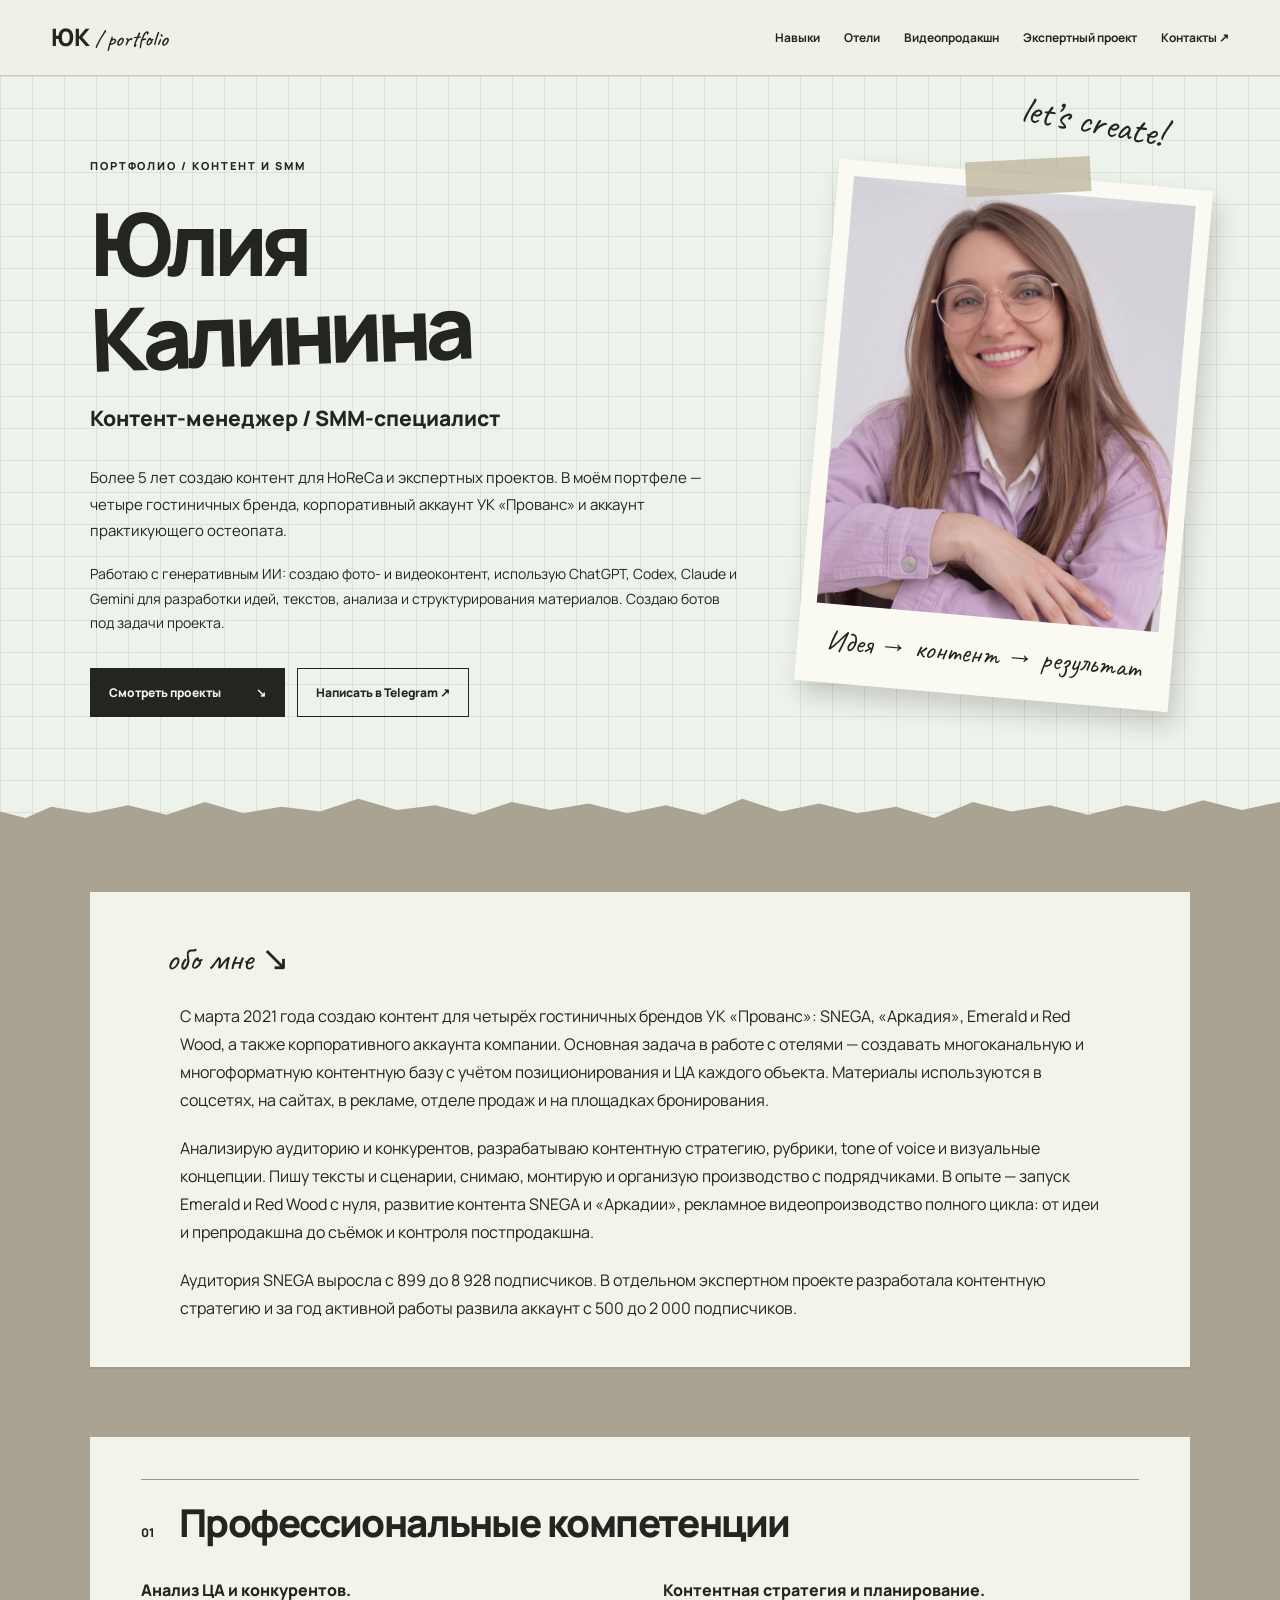
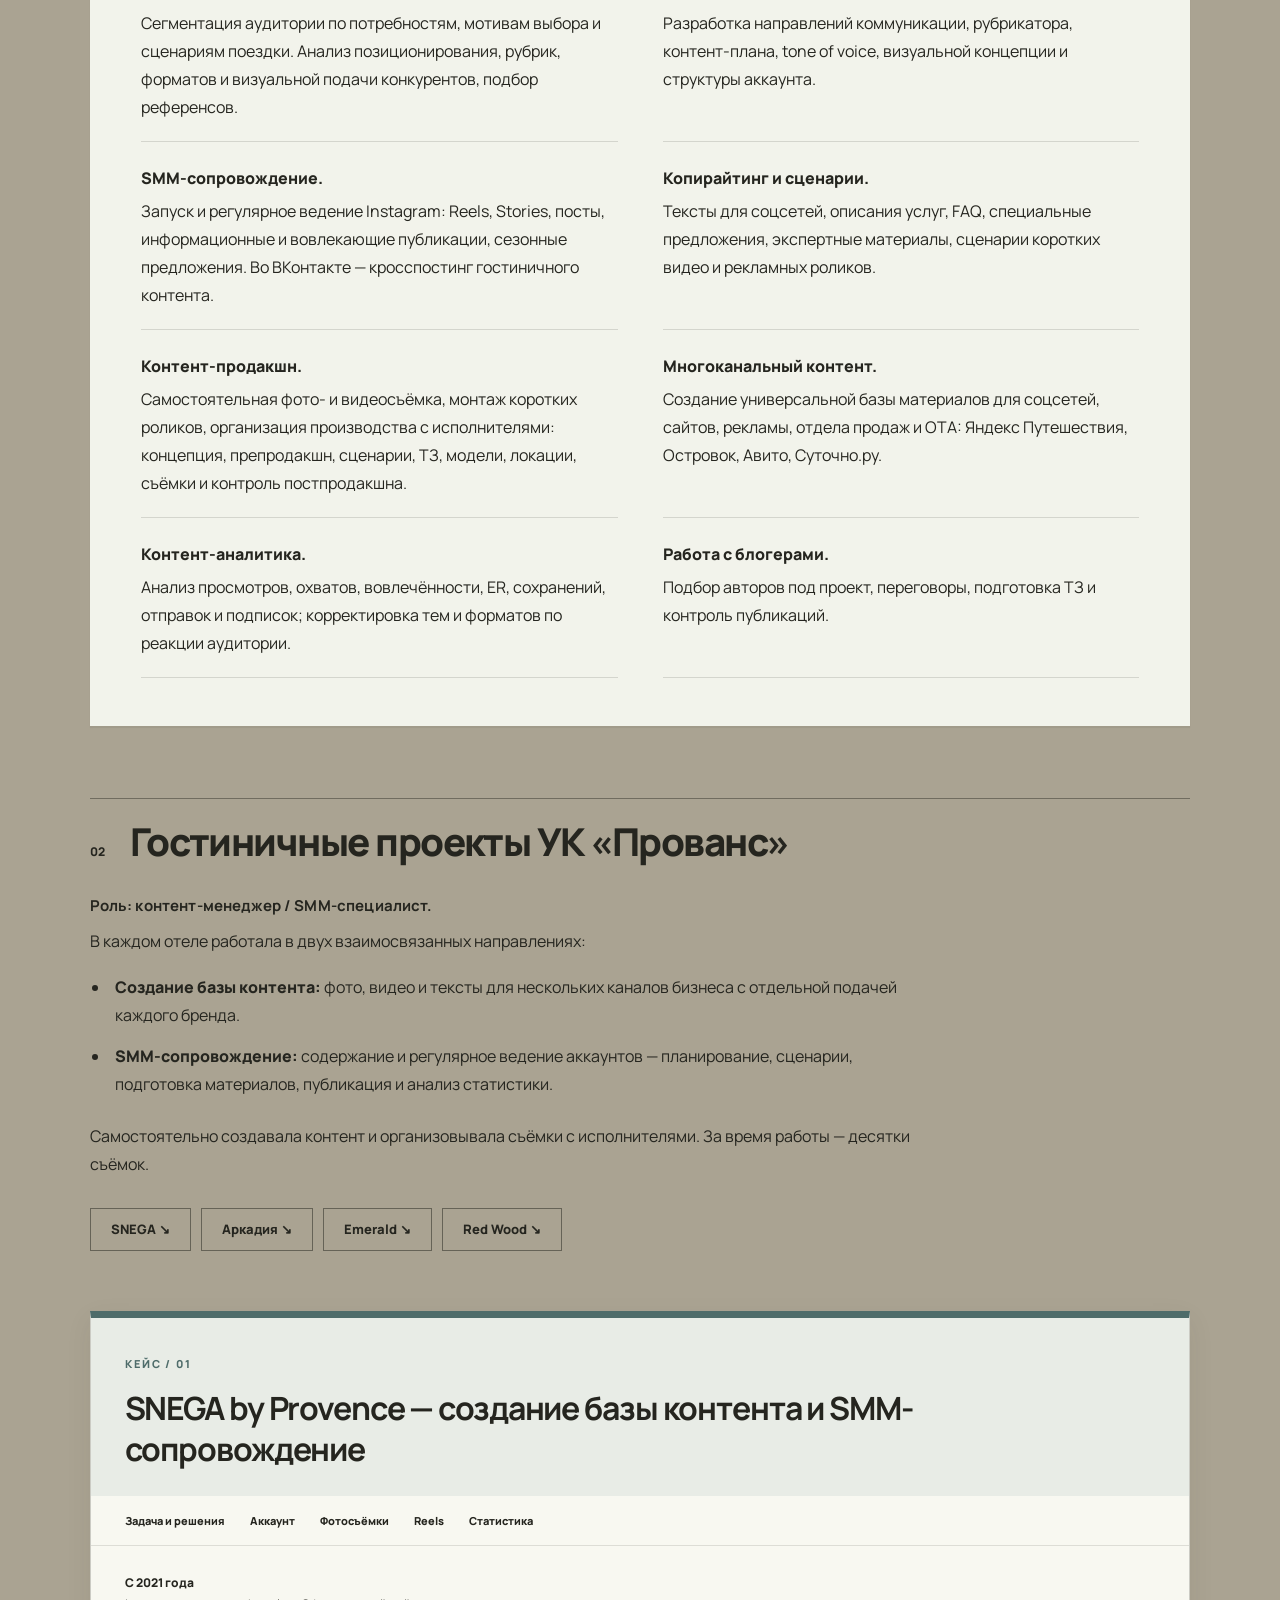
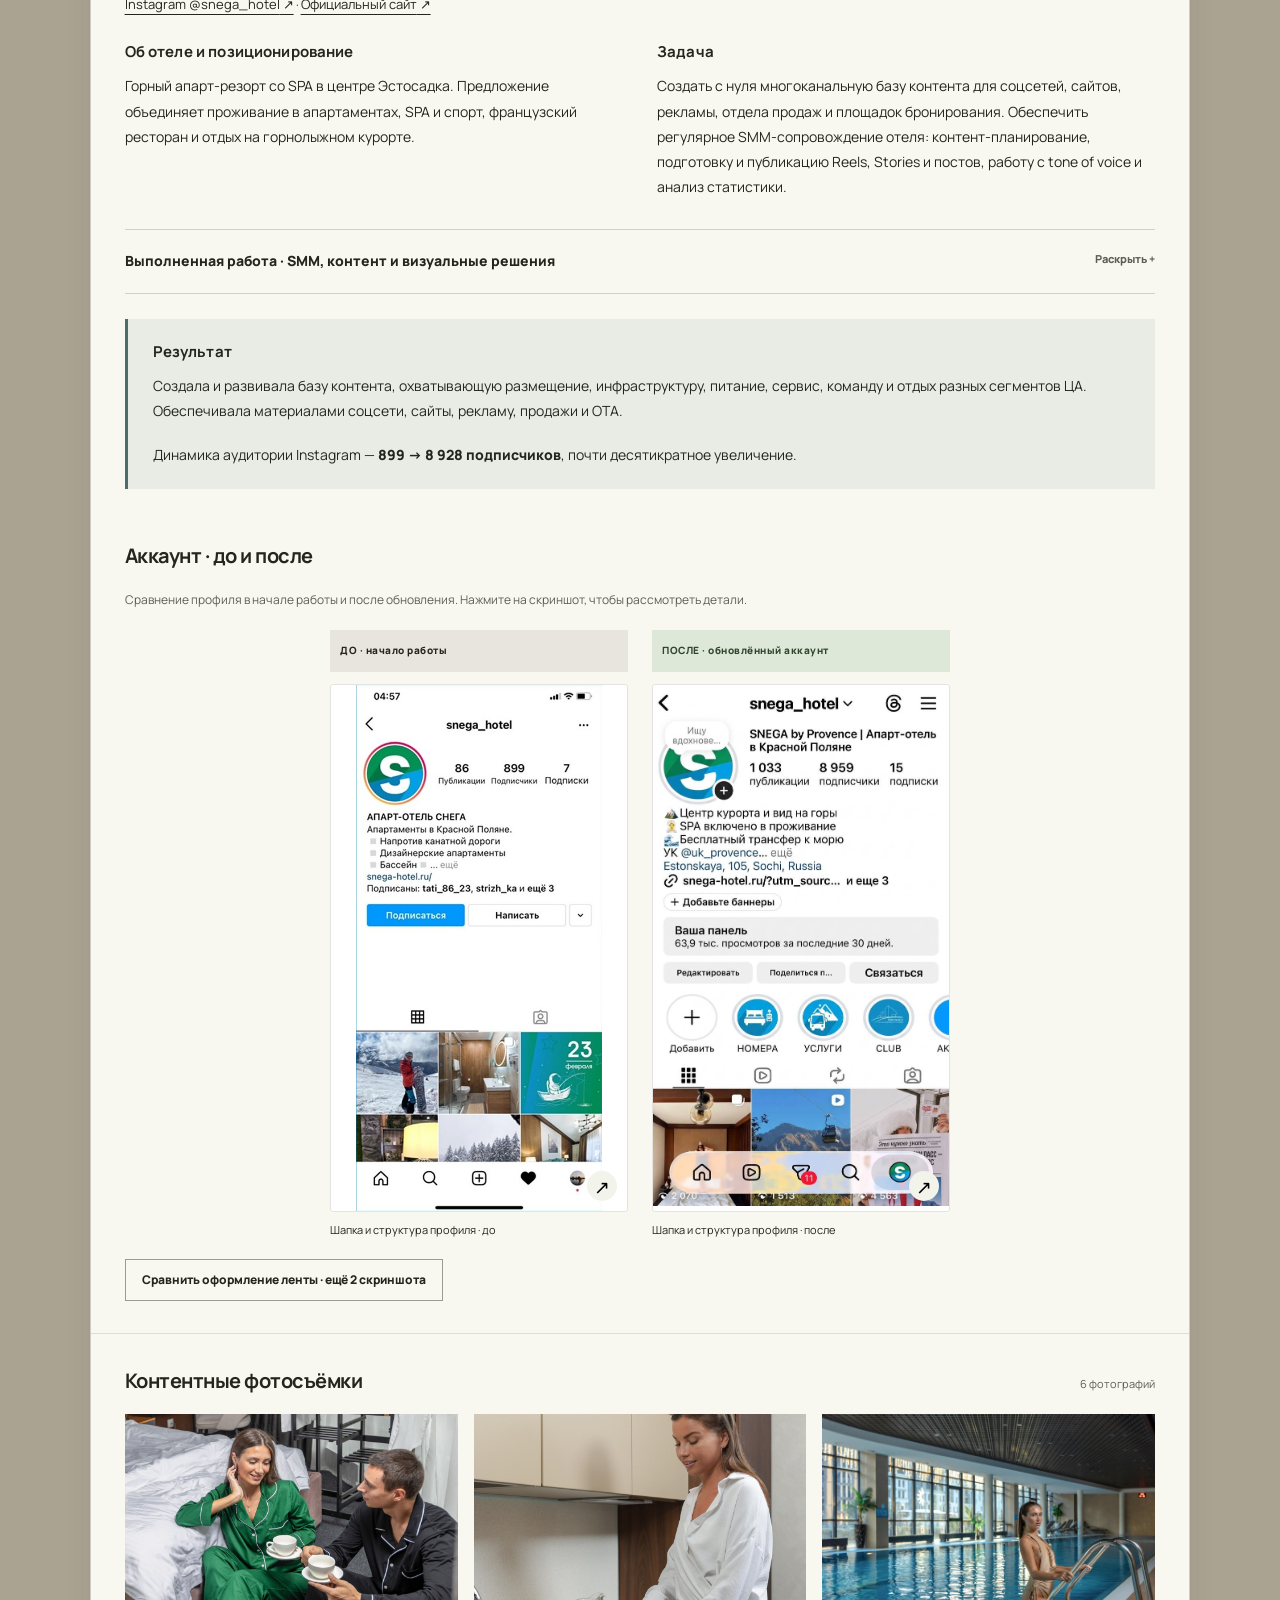
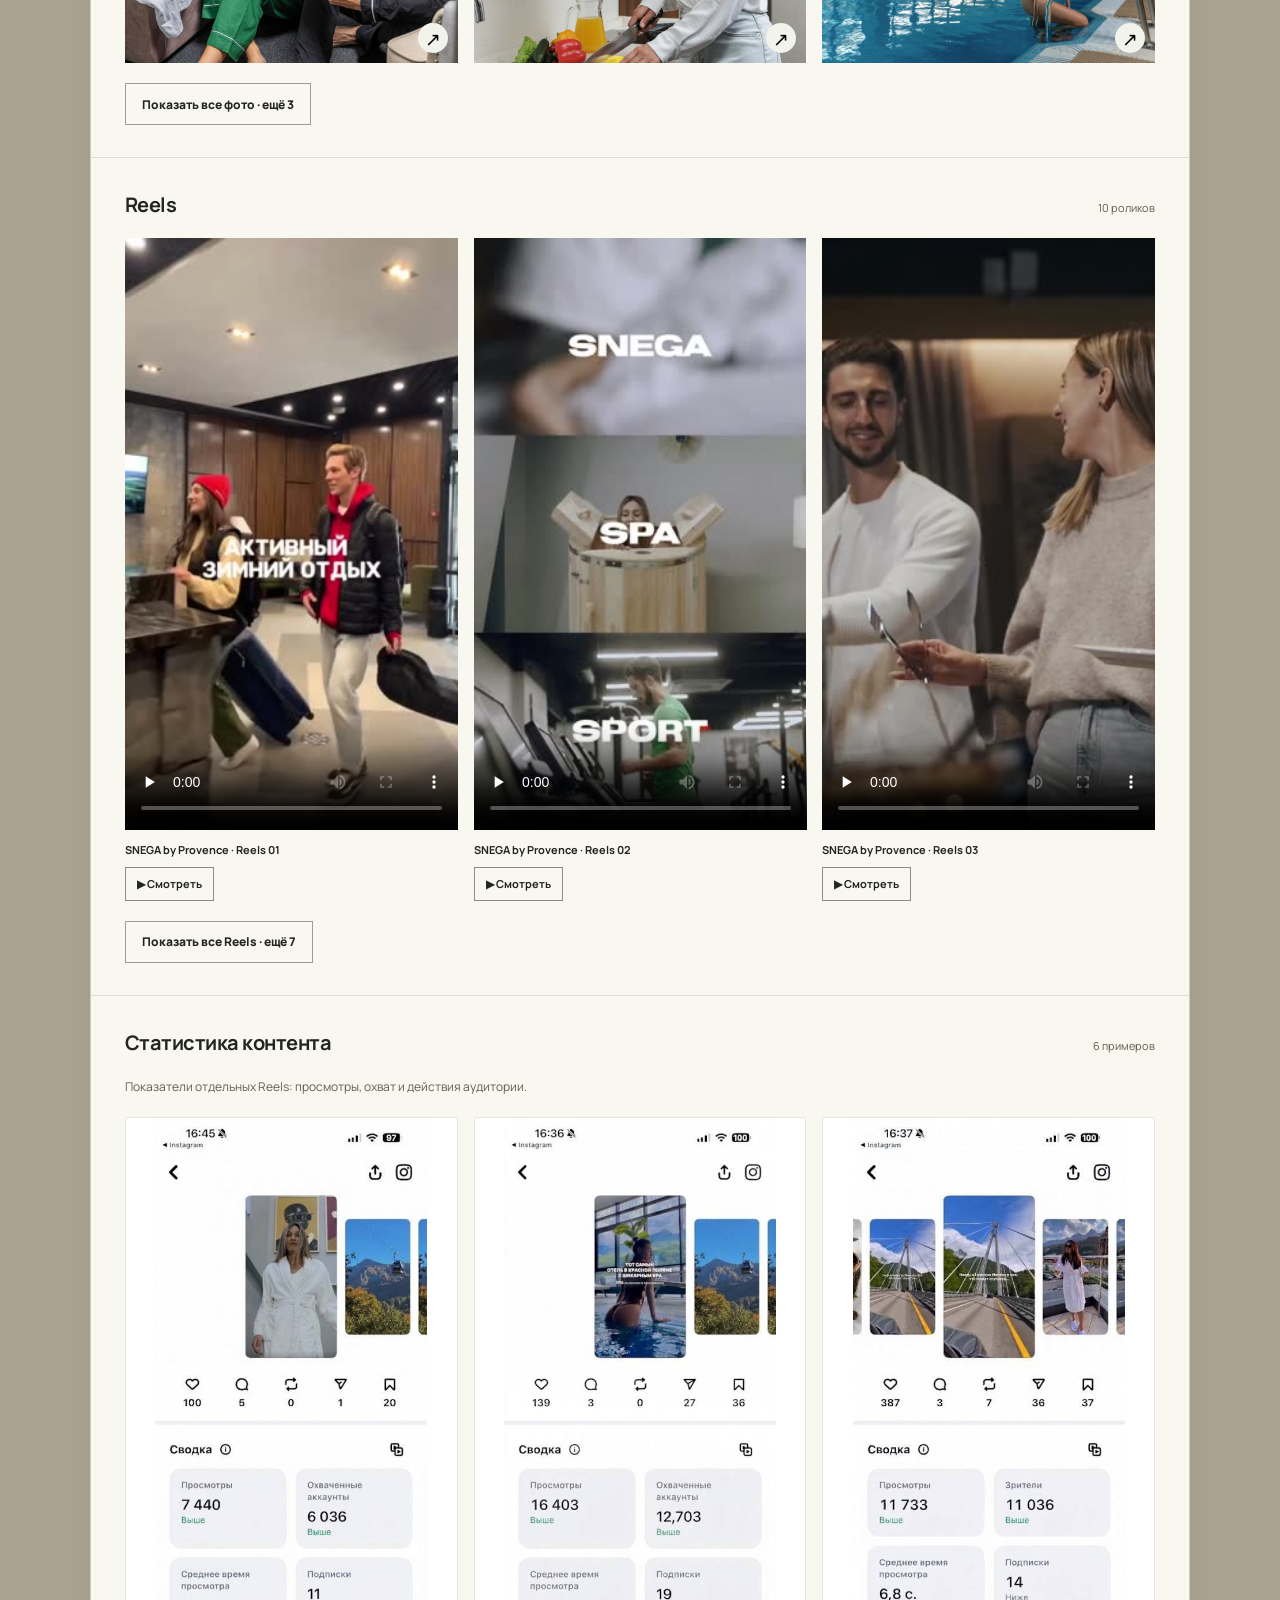
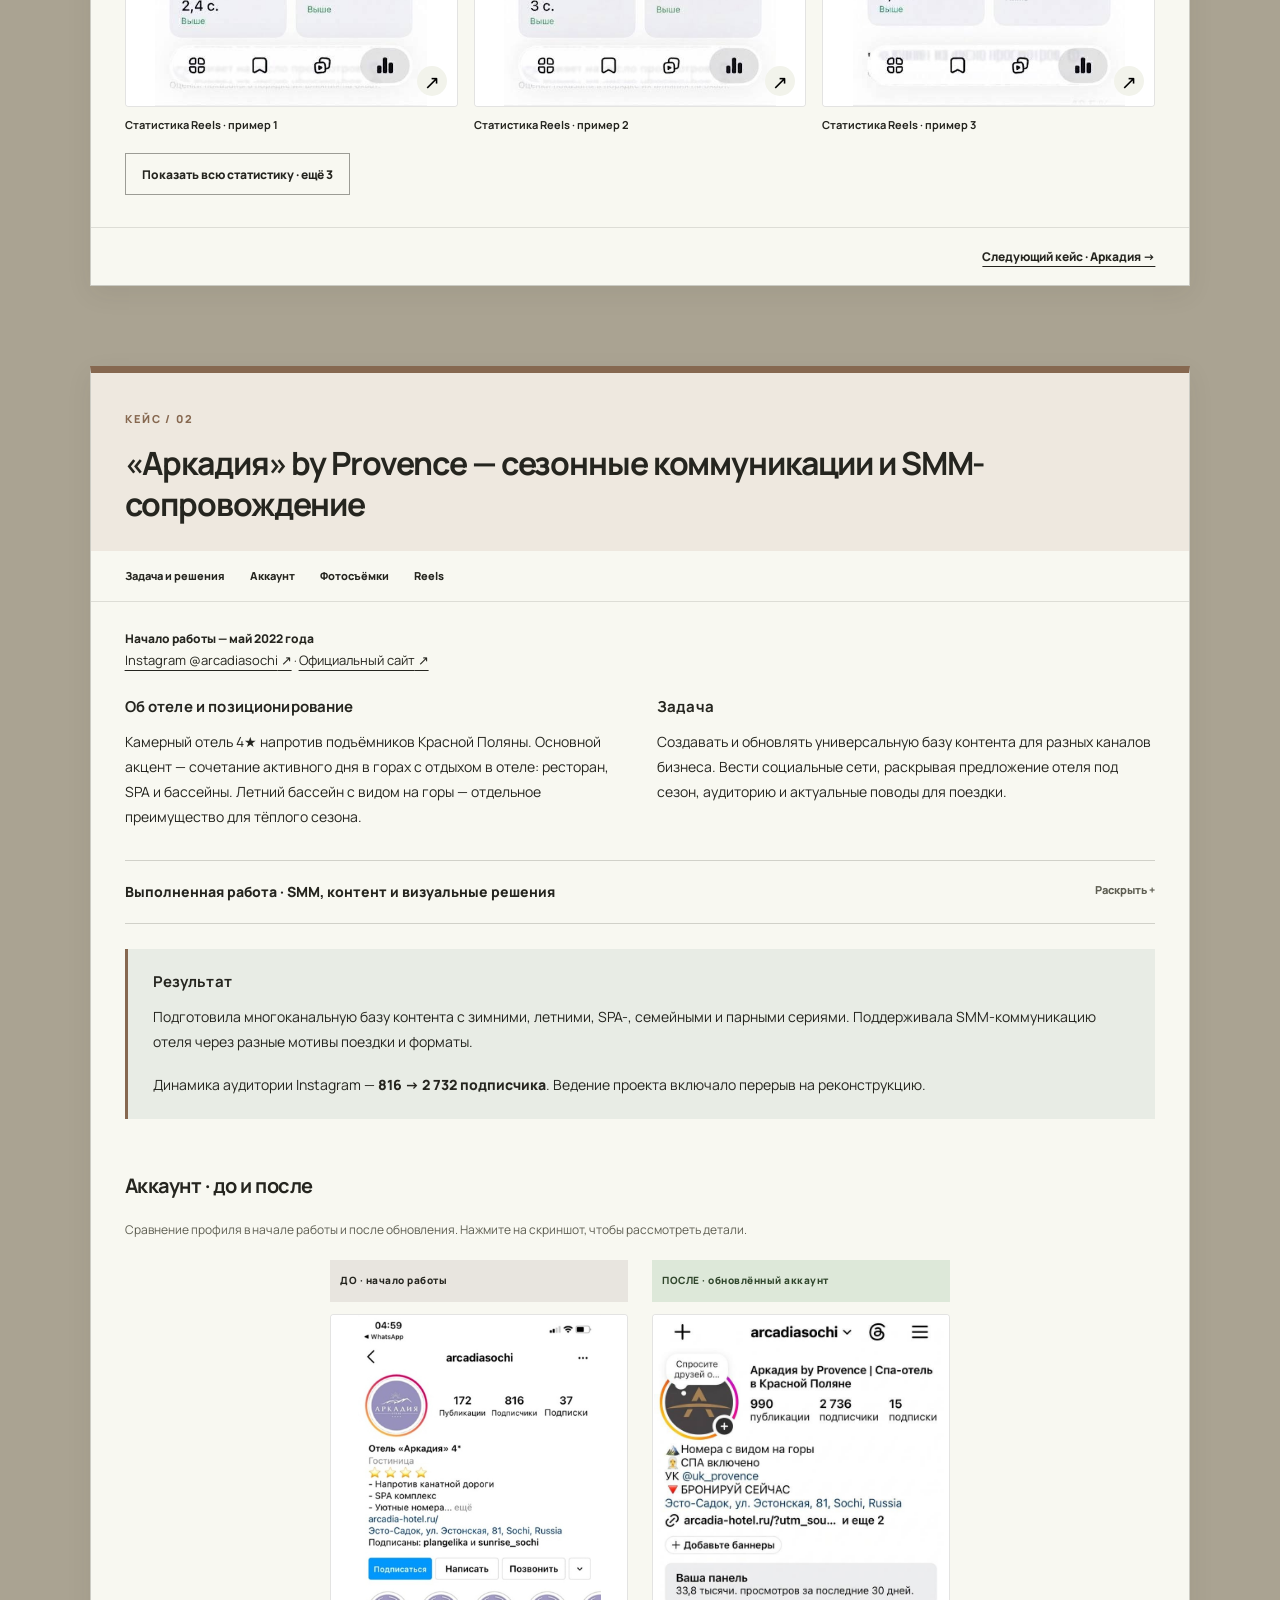
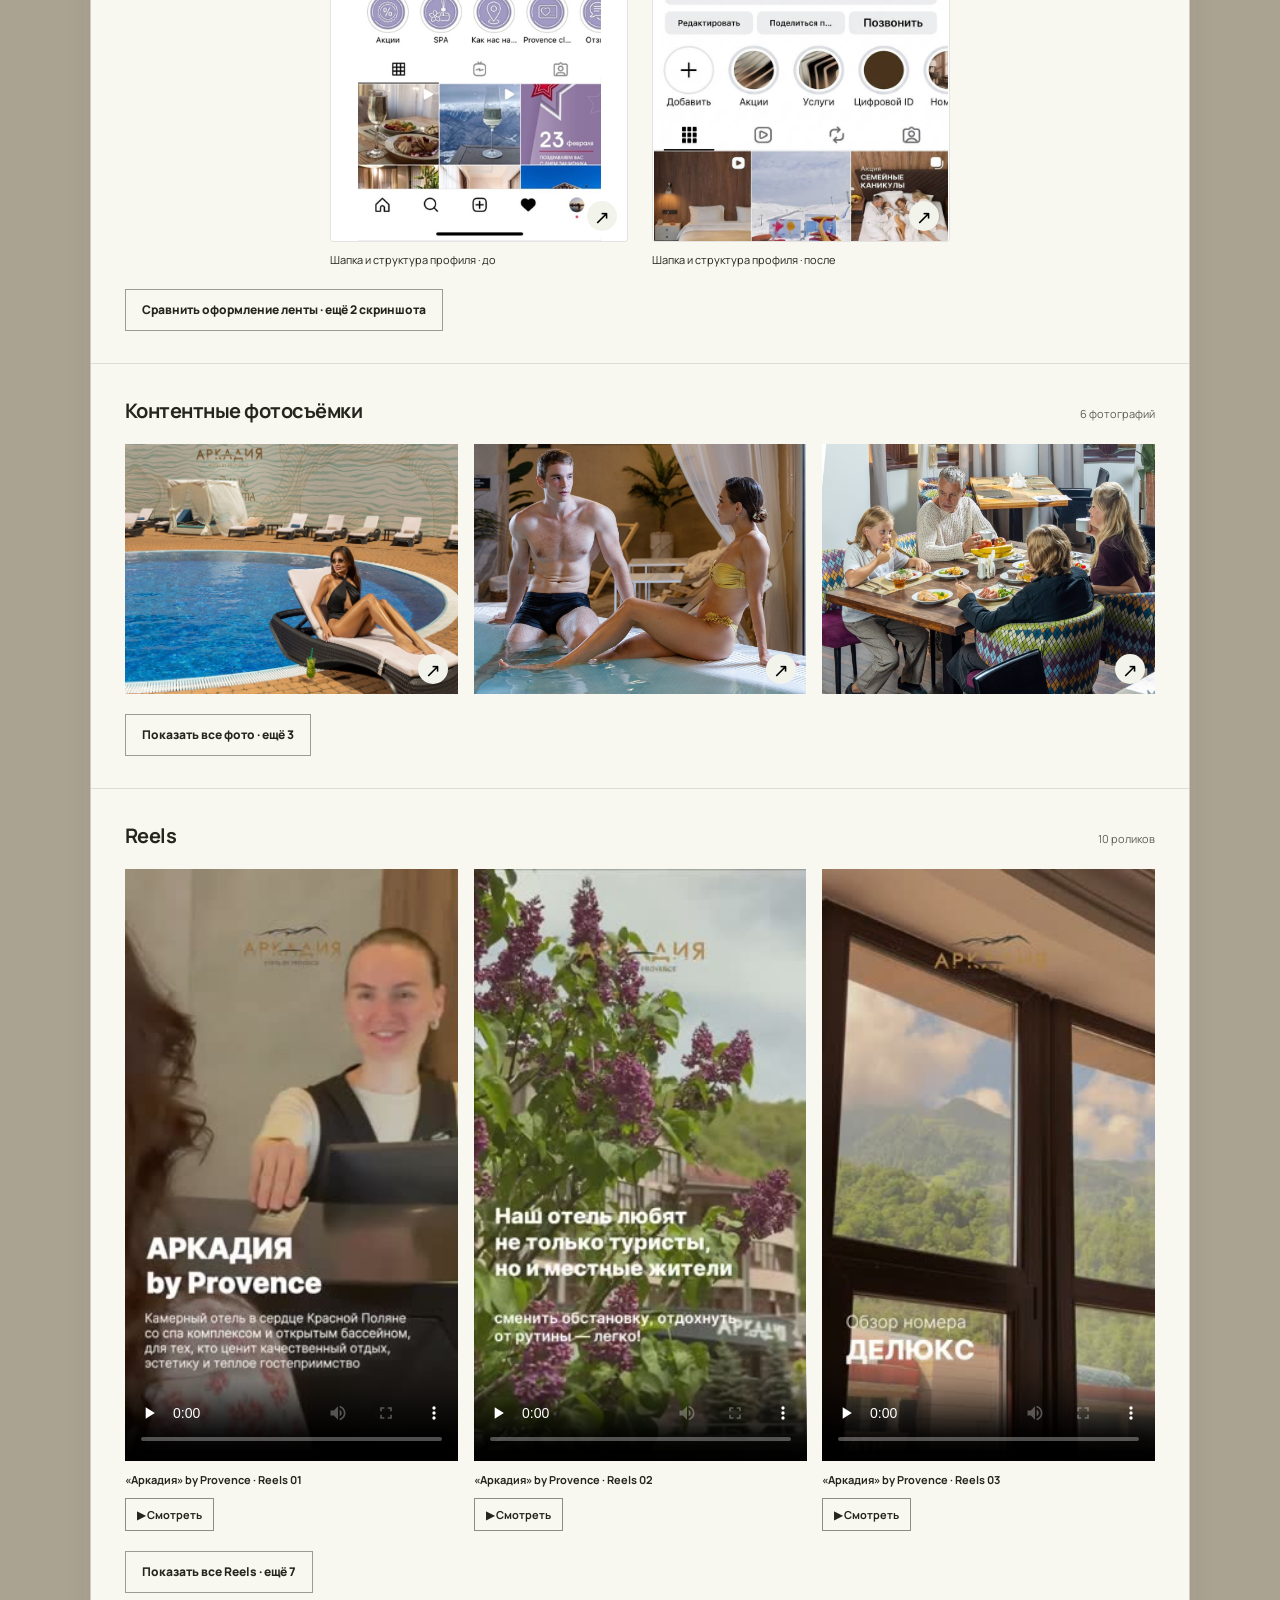
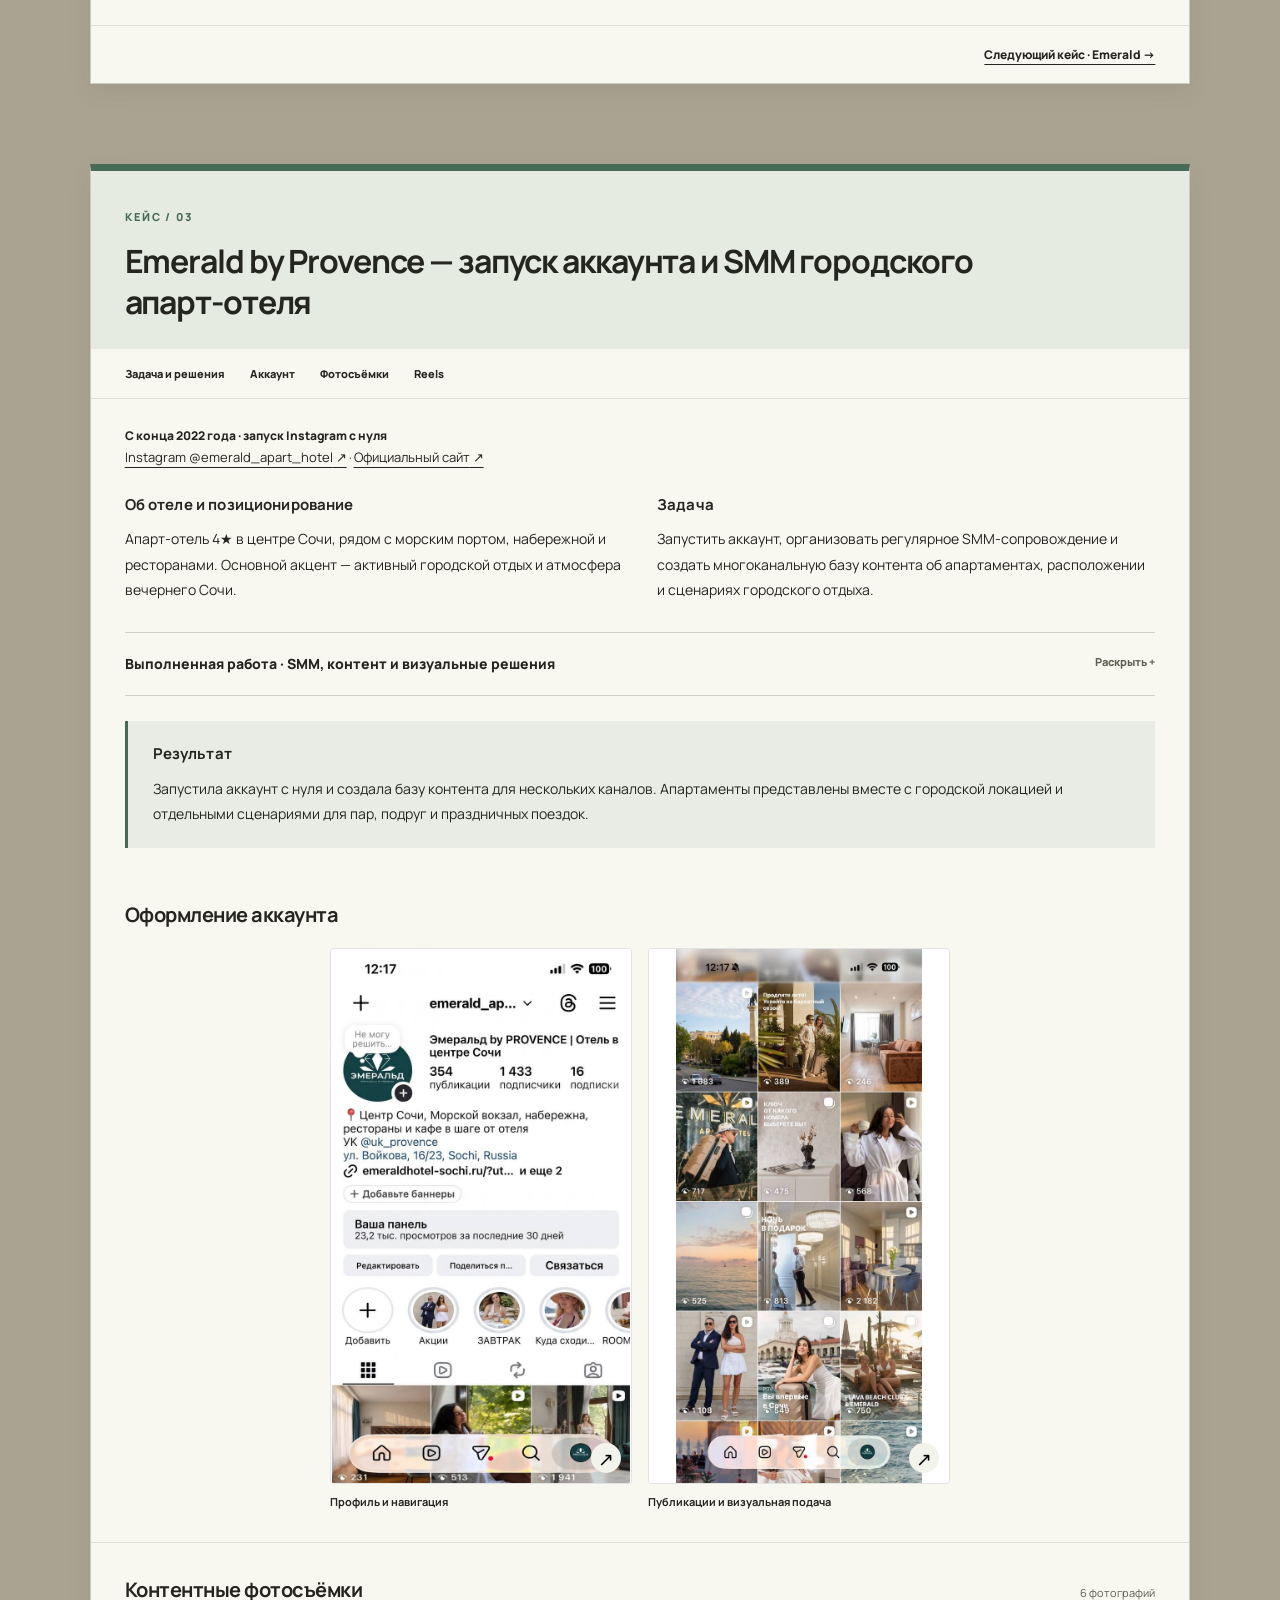
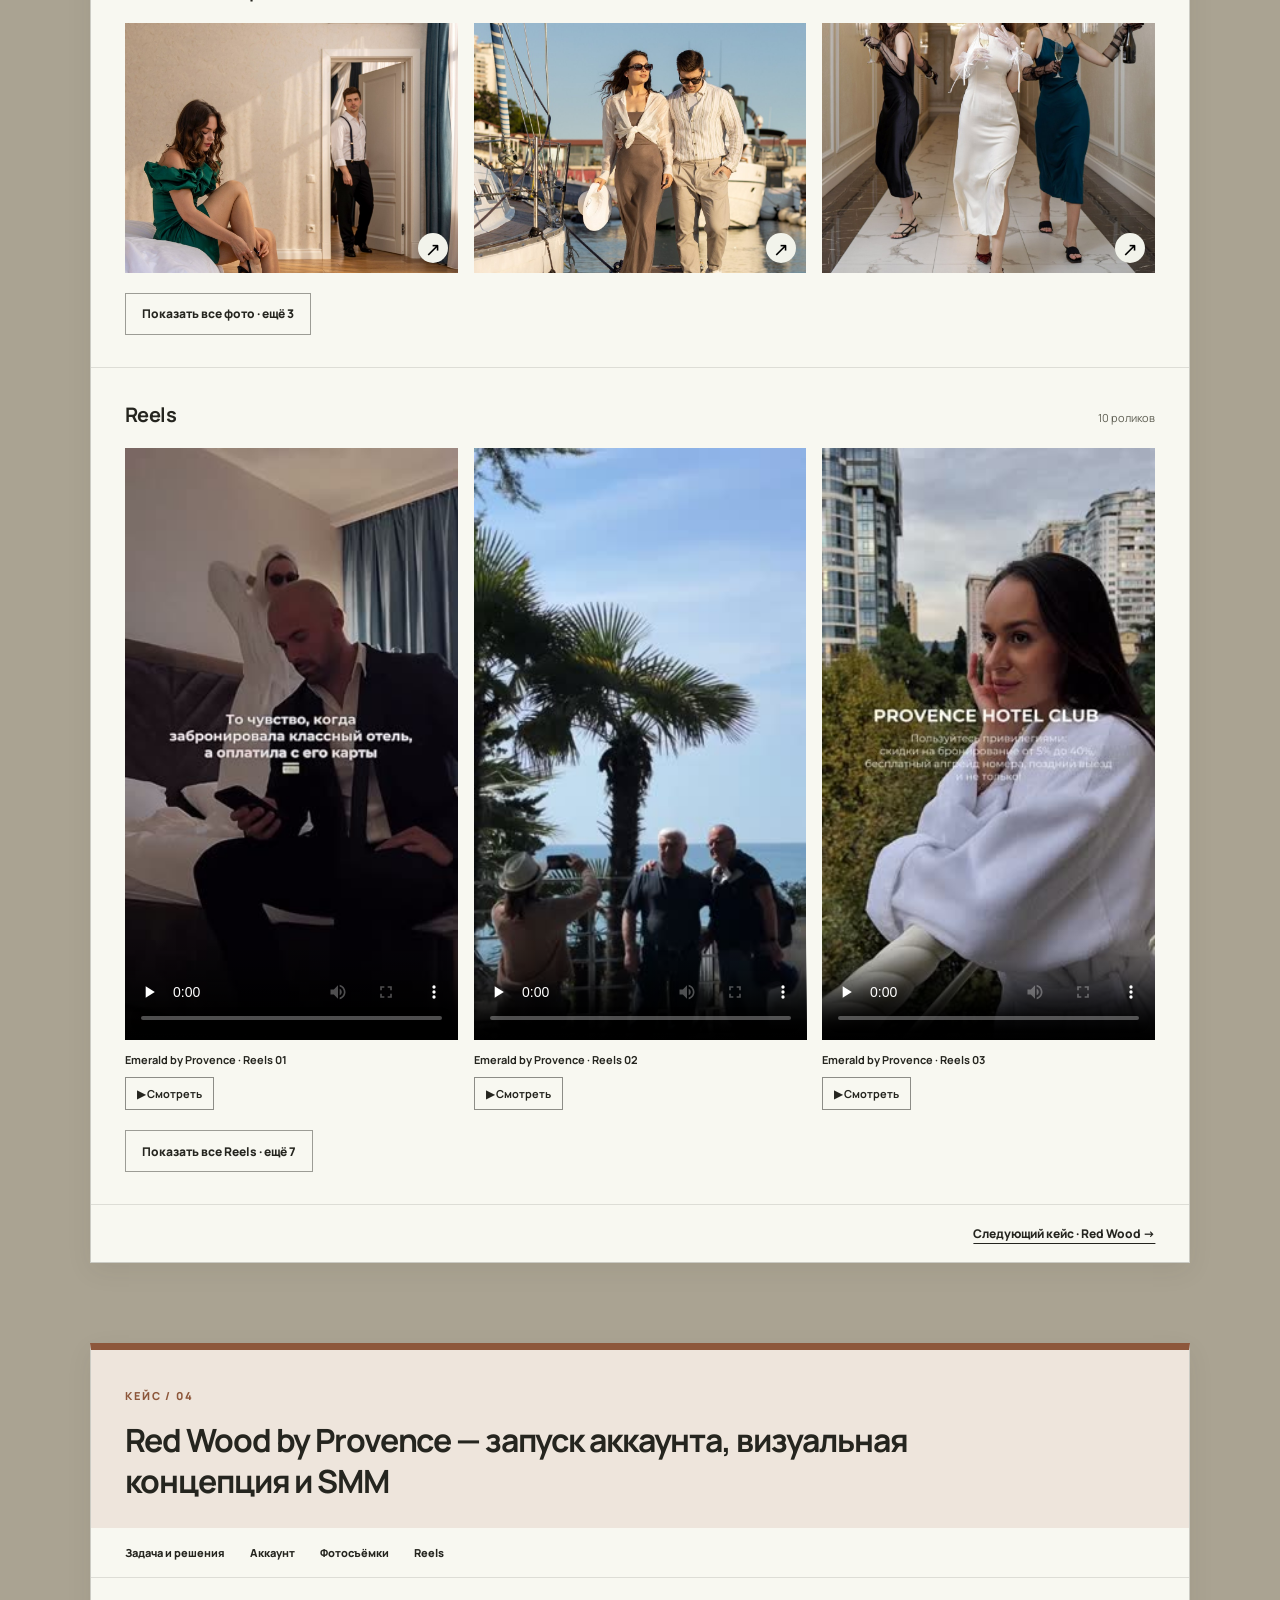
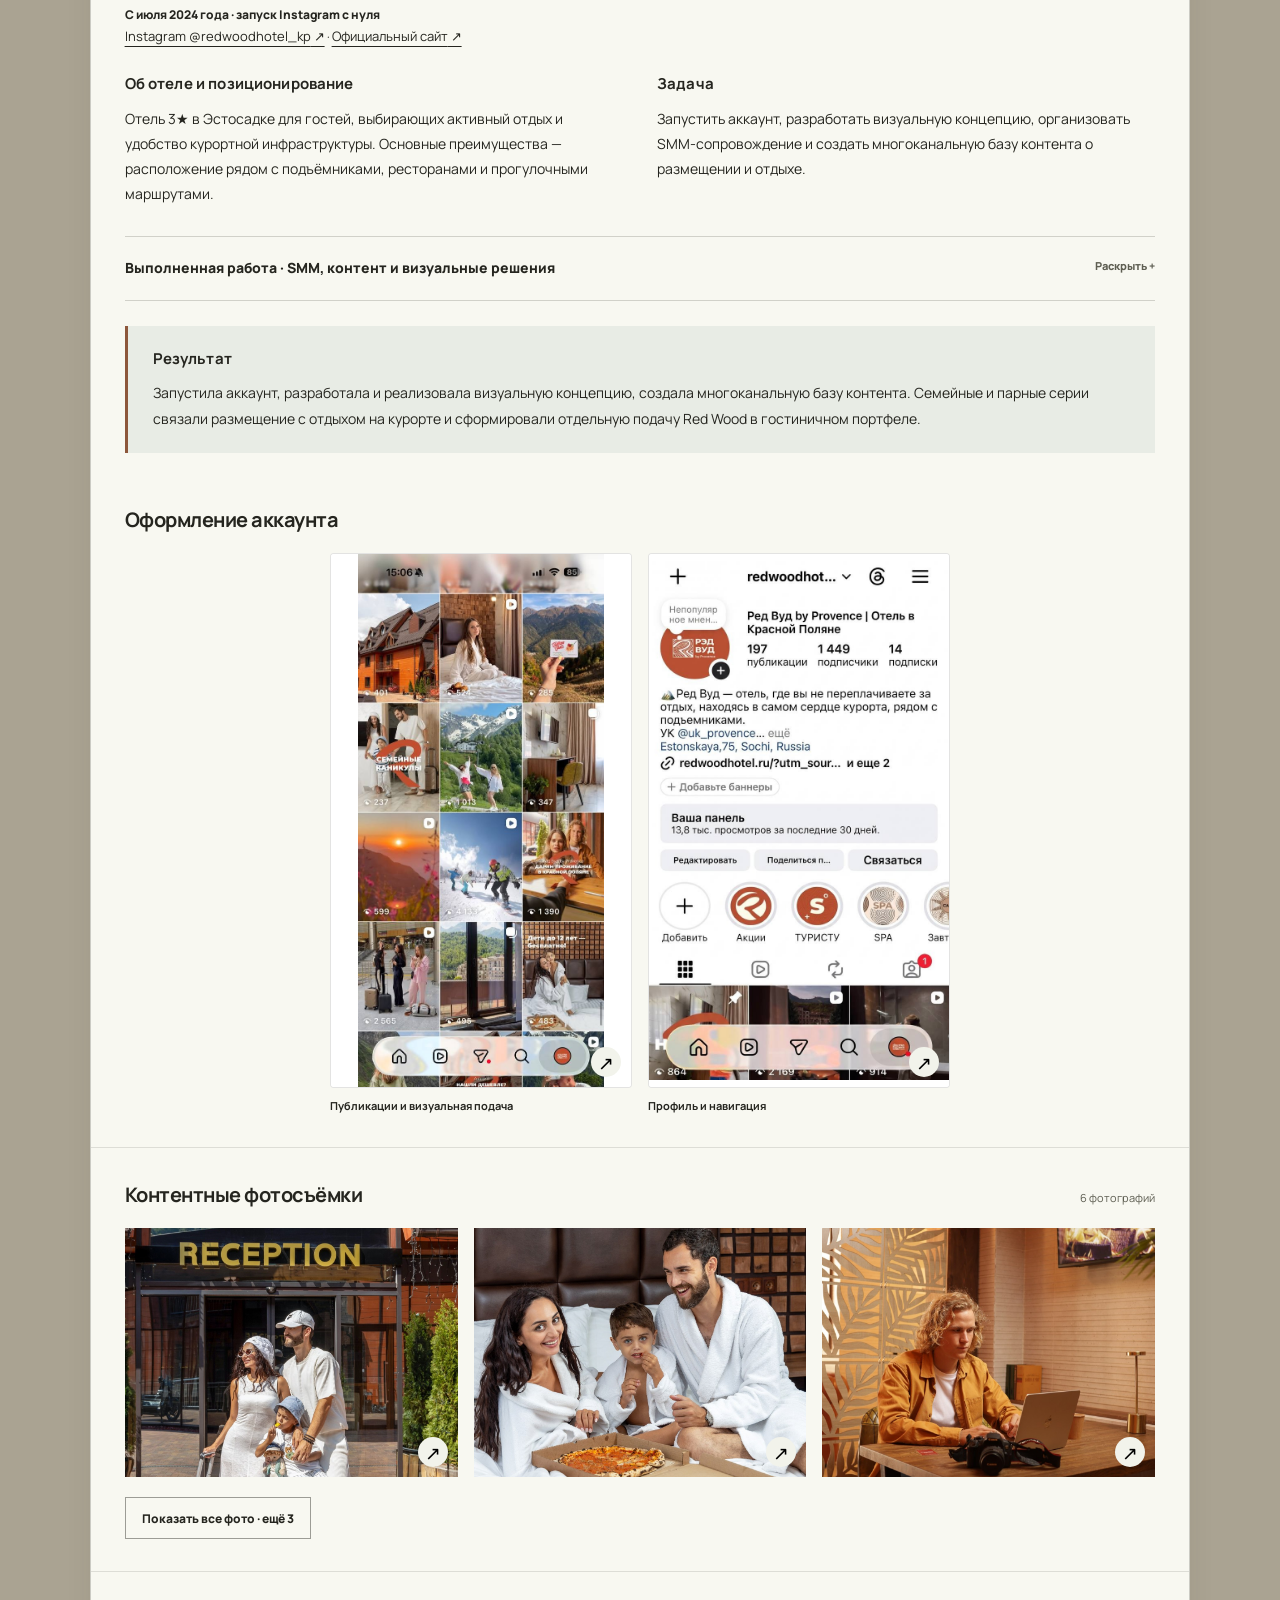
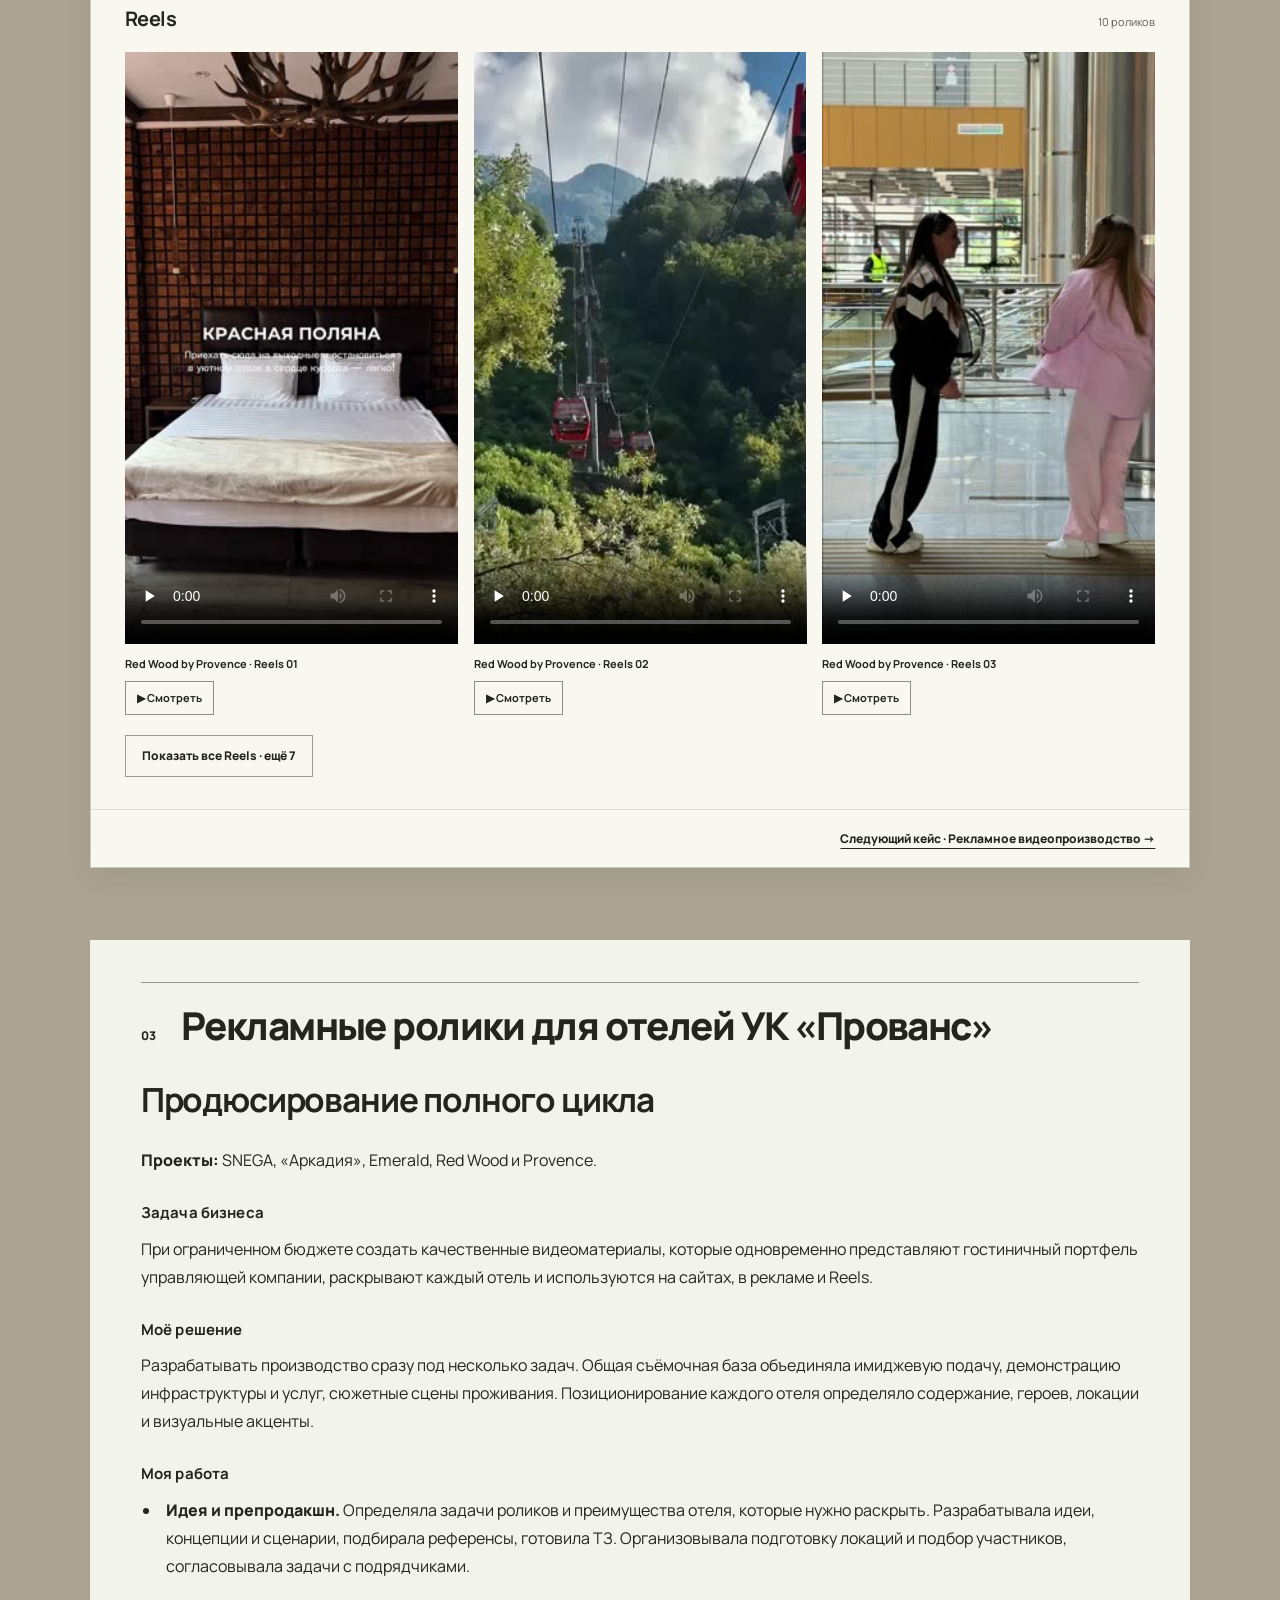
<file: index.html>
<!doctype html><html lang="ru"><head><meta charset="utf-8"><meta name="viewport" content="width=device-width, initial-scale=1"><title>Юлия Калинина — контент-менеджер / SMM-специалист</title><meta name="description" content="Портфолио Юлии Калининой: контент и SMM для четырёх гостиничных брендов, УК «Прованс» и экспертного проекта. Стратегия, контент-продакшн и рекламные ролики полного цикла."><meta name="theme-color" content="#aaa392"><link rel="stylesheet" href="style.css"><link rel="stylesheet" href="cases.css"></head><body><a class="skip" href="#main">К содержанию</a><nav class="navigation" aria-label="Навигация"><a class="monogram" href="#top" aria-label="В начало">ЮК<span> / portfolio</span></a><div><a href="#skills">Навыки</a><a href="#projects">Отели</a><a href="#production">Видеопродакшн</a><a href="#osteo">Экспертный проект</a><a href="#contact">Контакты ↗</a></div></nav><main id="main"><header class="hero" id="top"><div class="hero-copy"><div class="eyebrow">ПОРТФОЛИО / КОНТЕНТ И SMM</div><h1>Юлия<br><span>Калинина</span></h1><div class="role">Контент-менеджер / SMM-специалист</div><p>Более 5 лет создаю контент для HoReCa и экспертных проектов. В моём портфеле — четыре гостиничных бренда, корпоративный аккаунт УК «Прованс» и аккаунт практикующего остеопата.</p>
<p>Работаю с генеративным ИИ: создаю фото- и видеоконтент, использую ChatGPT, Codex, Claude и Gemini для разработки идей, текстов, анализа и структурирования материалов. Создаю ботов под задачи проекта.</p><div class="hero-actions"><a class="button dark" href="#projects">Смотреть проекты <span>↘</span></a><a class="button" href="https://t.me/kalinina_Uliya">Написать в Telegram ↗</a></div></div><figure class="polaroid"><img src="assets/yulia.jpg" alt="Юлия Калинина" fetchpriority="high"><figcaption>Идея → контент → результат</figcaption></figure><div class="scribble" aria-hidden="true">let’s create!</div></header><section class="intro paper" aria-label="О моём опыте"><div class="margin-note">обо мне ↘</div><p>С марта 2021 года создаю контент для четырёх гостиничных брендов УК «Прованс»: SNEGA, «Аркадия», Emerald и Red Wood, а также корпоративного аккаунта компании. Основная задача в работе с отелями — создавать многоканальную и многоформатную контентную базу с учётом позиционирования и ЦА каждого объекта. Материалы используются в соцсетях, на сайтах, в рекламе, отделе продаж и на площадках бронирования.</p>
<p>Анализирую аудиторию и конкурентов, разрабатываю контентную стратегию, рубрики, tone of voice и визуальные концепции. Пишу тексты и сценарии, снимаю, монтирую и организую производство с подрядчиками. В опыте — запуск Emerald и Red Wood с нуля, развитие контента SNEGA и «Аркадии», рекламное видеопроизводство полного цикла: от идеи и препродакшна до съёмок и контроля постпродакшна.</p>
<p>Аудитория SNEGA выросла с 899 до 8 928 подписчиков. В отдельном экспертном проекте разработала контентную стратегию и за год активной работы развила аккаунт с 500 до 2 000 подписчиков.</p></section><section class="section paper" id="skills"><div class="section-heading"><span class="section-no">01</span><h2>Профессиональные компетенции</h2></div><div class="section-copy"><ul><li><strong>Анализ ЦА и конкурентов.</strong> Сегментация аудитории по потребностям, мотивам выбора и сценариям поездки. Анализ позиционирования, рубрик, форматов и визуальной подачи конкурентов, подбор референсов.</li><li><strong>Контентная стратегия и планирование.</strong> Разработка направлений коммуникации, рубрикатора, контент-плана, tone of voice, визуальной концепции и структуры аккаунта.</li><li><strong>SMM-сопровождение.</strong> Запуск и регулярное ведение Instagram: Reels, Stories, посты, информационные и вовлекающие публикации, сезонные предложения. Во ВКонтакте — кросспостинг гостиничного контента.</li><li><strong>Копирайтинг и сценарии.</strong> Тексты для соцсетей, описания услуг, FAQ, специальные предложения, экспертные материалы, сценарии коротких видео и рекламных роликов.</li><li><strong>Контент-продакшн.</strong> Самостоятельная фото- и видеосъёмка, монтаж коротких роликов, организация производства с исполнителями: концепция, препродакшн, сценарии, ТЗ, модели, локации, съёмки и контроль постпродакшна.</li><li><strong>Многоканальный контент.</strong> Создание универсальной базы материалов для соцсетей, сайтов, рекламы, отдела продаж и OTA: Яндекс Путешествия, Островок, Авито, Суточно.ру.</li><li><strong>Контент-аналитика.</strong> Анализ просмотров, охватов, вовлечённости, ER, сохранений, отправок и подписок; корректировка тем и форматов по реакции аудитории.</li><li><strong>Работа с блогерами.</strong> Подбор авторов под проект, переговоры, подготовка ТЗ и контроль публикаций.</li></ul></div></section><section class="section" id="projects"><div class="section-heading"><span class="section-no">02</span><h2>Гостиничные проекты УК «Прованс»</h2></div><div class="project-intro"><h4>Роль: контент-менеджер / SMM-специалист.</h4>
<p>В каждом отеле работала в двух взаимосвязанных направлениях:</p>
<ul><li><strong>Создание базы контента:</strong> фото, видео и тексты для нескольких каналов бизнеса с отдельной подачей каждого бренда.</li><li><strong>SMM-сопровождение:</strong> содержание и регулярное ведение аккаунтов — планирование, сценарии, подготовка материалов, публикация и анализ статистики.</li></ul>
<p>Самостоятельно создавала контент и организовывала съёмки с исполнителями. За время работы — десятки съёмок.</p></div><div class="hotel-nav"><a href="#snega">SNEGA ↘</a><a href="#arcadia">Аркадия ↘</a><a href="#emerald">Emerald ↘</a><a href="#redwood">Red Wood ↘</a></div><article class="case" id="snega"><div class="case-head"><span class="case-index">КЕЙС / 01</span><h3>SNEGA by Provence — создание базы контента и SMM-сопровождение</h3></div><nav class="case-navigation" aria-label="Материалы кейса snega"><a href="#snega-work">Задача и решения</a><a href="#snega-account">Аккаунт</a><a href="#snega-photos">Фотосъёмки</a><a href="#snega-reels">Reels</a><a href="#snega-stats">Статистика</a></nav><div class="case-copy" id="snega-work"><p><strong>С 2021 года</strong>  <br><a href="https://www.instagram.com/snega_hotel/">Instagram @snega_hotel<span aria-hidden="true"> ↗</span></a> · <a href="https://snega-hotel.ru/">Официальный сайт<span aria-hidden="true"> ↗</span></a></p><div class="case-overview"><div><h4>Об отеле и позиционирование</h4><p>Горный апарт-резорт со SPA в центре Эстосадка. Предложение объединяет проживание в апартаментах, SPA и спорт, французский ресторан и отдых на горнолыжном курорте.</p></div><div><h4>Задача</h4><p>Создать с нуля многоканальную базу контента для соцсетей, сайтов, рекламы, отдела продаж и площадок бронирования. Обеспечить регулярное SMM-сопровождение отеля: контент-планирование, подготовку и публикацию Reels, Stories и постов, работу с tone of voice и анализ статистики.</p></div></div><details class="work-details"><summary>Выполненная работа · SMM, контент и визуальные решения <span>Раскрыть +</span></summary><div class="work-content"><section><h4>ЦА и коммуникационные акценты</h4><p>Семьи с детьми — совместное проживание, бытовое удобство и семейный отдых. Пары — время вдвоём, SPA, ресторан и завтраки. Гости зимнего сезона — поездка на курорт, размещение и отдых после катания.</p></section><section><h4>Что сделала в SMM</h4><ul><li><strong>Сформировала контентные направления:</strong> размещение и оснащение апартаментов, услуги и инфраструктура, сценарии отдыха, команда и сервис, сезонные предложения, ответы на вопросы гостей.</li><li><strong>Разрабатывала содержание под сегменты аудитории.</strong> Для семей — совместное приготовление еды, отдых и праздники с детьми; для пар — завтрак в апартаментах, терраса и SPA; для горнолыжников — заезд со снаряжением и отдых после катания.</li><li><strong>Вела Instagram:</strong> готовила тексты, Reels, Stories, информационные и вовлекающие публикации. Соединяла эмоциональные сюжеты с практической информацией об услугах и бронировании. Выполняла кросспостинг во ВКонтакте и анализировала статистику контента.</li></ul></section><section><h4>Что сделала в производстве контента</h4><ul><li>Разрабатывала съёмочные концепции, сценарии, референсы и ТЗ; подбирала участников и локации, создавала материалы, координировала съёмки и контролировала монтаж.</li><li>Подготовила материалы об апартаментах, кухнях, ресторане, завтраках, SPA, бассейне, сервисе и работе сотрудников.</li><li>Создала интерьерные и lifestyle-серии, сезонные сюжеты, материалы о команде, короткие видео и рекламные ролики. В базу также вошли обзоры всех категорий размещения.</li><li>Готовила материалы для сайтов, рекламы, отдела продаж и OTA.</li></ul></section><section><h4>Визуал и tone of voice</h4><p>Интерьерные планы раскрывали пространство и оснащение; сцены с гостями — способы проживания; материалы о сотрудниках — работу сервиса. В семейных и парных историях использовала заботливую, живую интонацию, в FAQ и предложениях — конкретные условия, даты и порядок бронирования.</p></section></div></details><div class="case-result"><h4>Результат</h4><p>Создала и развивала базу контента, охватывающую размещение, инфраструктуру, питание, сервис, команду и отдых разных сегментов ЦА. Обеспечивала материалами соцсети, сайты, рекламу, продажи и OTA.</p>
<p>Динамика аудитории Instagram — <strong>899 → 8 928 подписчиков</strong>, почти десятикратное увеличение.</p></div></div><div class="account-work media-section" id="snega-account"><div class="media-heading"><h4>Аккаунт · до и после</h4></div><p class="media-note">Сравнение профиля в начале работы и после обновления. Нажмите на скриншот, чтобы рассмотреть детали.</p><div class="comparison"><div><span class="compare-label">ДО · начало работы</span><figure class="screen-card"><button class="photo screen" data-image="assets/snega-before-profile.jpg" aria-label="Увеличить: Шапка и структура профиля · до"><img src="assets/snega-before-profile.jpg" alt="Шапка и структура профиля · до" loading="lazy"><span aria-hidden="true">↗</span></button><figcaption>Шапка и структура профиля · до</figcaption></figure></div><div><span class="compare-label after">ПОСЛЕ · обновлённый аккаунт</span><figure class="screen-card"><button class="photo screen" data-image="assets/snega-screen-02.jpg" aria-label="Увеличить: Шапка и структура профиля · после"><img src="assets/snega-screen-02.jpg" alt="Шапка и структура профиля · после" loading="lazy"><span aria-hidden="true">↗</span></button><figcaption>Шапка и структура профиля · после</figcaption></figure></div></div><details class="more"><summary><span class="when-closed">Сравнить оформление ленты · ещё 2 скриншота</span><span class="when-open">Свернуть сравнение ленты</span></summary><div class="comparison"><div><span class="compare-label">ДО · лента</span><figure class="screen-card"><button class="photo screen" data-image="assets/snega-before-feed.jpg" aria-label="Увеличить: Публикации в начале работы"><img src="assets/snega-before-feed.jpg" alt="Публикации в начале работы" loading="lazy"><span aria-hidden="true">↗</span></button><figcaption>Публикации в начале работы</figcaption></figure></div><div><span class="compare-label after">ПОСЛЕ · лента</span><figure class="screen-card"><button class="photo screen" data-image="assets/snega-screen-01.jpg" aria-label="Увеличить: Обновлённая лента публикаций"><img src="assets/snega-screen-01.jpg" alt="Обновлённая лента публикаций" loading="lazy"><span aria-hidden="true">↗</span></button><figcaption>Обновлённая лента публикаций</figcaption></figure></div></div></details></div><div class="media-section" id="snega-photos"><div class="media-heading"><h4>Контентные фотосъёмки</h4><span>6 фотографий</span></div><div class="gallery"><button class="photo" data-image="assets/snega-1.jpg" aria-label="Открыть фото: SNEGA by Provence, 1"><img src="assets/snega-1.jpg" loading="lazy" decoding="async" alt="SNEGA by Provence — съёмка для проекта, кадр 1"><span aria-hidden="true">↗</span></button><button class="photo" data-image="assets/snega-2.jpg" aria-label="Открыть фото: SNEGA by Provence, 2"><img src="assets/snega-2.jpg" loading="lazy" decoding="async" alt="SNEGA by Provence — съёмка для проекта, кадр 2"><span aria-hidden="true">↗</span></button><button class="photo" data-image="assets/snega-pool.jpg" aria-label="Открыть фото: SNEGA by Provence, 3"><img src="assets/snega-pool.jpg" loading="lazy" decoding="async" alt="SNEGA by Provence — съёмка для проекта, кадр 3"><span aria-hidden="true">↗</span></button></div><details class="more"><summary><span class="when-closed">Показать все фото · ещё 3</span><span class="when-open">Свернуть подборку</span></summary><div class="gallery"><button class="photo" data-image="assets/snega-4.jpg" aria-label="Открыть фото: SNEGA by Provence, 4"><img src="assets/snega-4.jpg" loading="lazy" decoding="async" alt="SNEGA by Provence — съёмка для проекта, кадр 4"><span aria-hidden="true">↗</span></button><button class="photo" data-image="assets/snega-5.jpg" aria-label="Открыть фото: SNEGA by Provence, 5"><img src="assets/snega-5.jpg" loading="lazy" decoding="async" alt="SNEGA by Provence — съёмка для проекта, кадр 5"><span aria-hidden="true">↗</span></button><button class="photo" data-image="assets/snega-6.jpg" aria-label="Открыть фото: SNEGA by Provence, 6"><img src="assets/snega-6.jpg" loading="lazy" decoding="async" alt="SNEGA by Provence — съёмка для проекта, кадр 6"><span aria-hidden="true">↗</span></button></div><button class="collapse">Свернуть подборку ↑</button></details></div><div class="reels-work media-section" id="snega-reels"><div class="media-heading"><h4>Reels</h4><span>10 роликов</span></div><div class="reels-grid"><figure class="film"><video controls playsinline preload="none" poster="assets/snega-reel-01.jpg" aria-label="SNEGA by Provence · Reels 01"><source src="assets/snega-reel-01.mp4" type="video/mp4">Ваш браузер не поддерживает видео.</video><figcaption><span>SNEGA by Provence · Reels 01</span><button class="play" aria-label="Смотреть: SNEGA by Provence · Reels 01">▶ Смотреть</button></figcaption></figure><figure class="film"><video controls playsinline preload="none" poster="assets/snega-reel-02.jpg" aria-label="SNEGA by Provence · Reels 02"><source src="assets/snega-reel-02.mp4" type="video/mp4">Ваш браузер не поддерживает видео.</video><figcaption><span>SNEGA by Provence · Reels 02</span><button class="play" aria-label="Смотреть: SNEGA by Provence · Reels 02">▶ Смотреть</button></figcaption></figure><figure class="film"><video controls playsinline preload="none" poster="assets/snega-reel-03.jpg" aria-label="SNEGA by Provence · Reels 03"><source src="assets/snega-reel-03.mp4" type="video/mp4">Ваш браузер не поддерживает видео.</video><figcaption><span>SNEGA by Provence · Reels 03</span><button class="play" aria-label="Смотреть: SNEGA by Provence · Reels 03">▶ Смотреть</button></figcaption></figure></div><details class="more"><summary><span class="when-closed">Показать все Reels · ещё 7</span><span class="when-open">Свернуть подборку</span></summary><div class="reels-grid"><figure class="film"><video controls playsinline preload="none" poster="assets/snega-reel-04.jpg" aria-label="SNEGA by Provence · Reels 04"><source src="assets/snega-reel-04.mp4" type="video/mp4">Ваш браузер не поддерживает видео.</video><figcaption><span>SNEGA by Provence · Reels 04</span><button class="play" aria-label="Смотреть: SNEGA by Provence · Reels 04">▶ Смотреть</button></figcaption></figure><figure class="film"><video controls playsinline preload="none" poster="assets/snega-reel-05.jpg" aria-label="SNEGA by Provence · Reels 05"><source src="assets/snega-reel-05.mp4" type="video/mp4">Ваш браузер не поддерживает видео.</video><figcaption><span>SNEGA by Provence · Reels 05</span><button class="play" aria-label="Смотреть: SNEGA by Provence · Reels 05">▶ Смотреть</button></figcaption></figure><figure class="film"><video controls playsinline preload="none" poster="assets/snega-reel-06.jpg" aria-label="SNEGA by Provence · Reels 06"><source src="assets/snega-reel-06.mp4" type="video/mp4">Ваш браузер не поддерживает видео.</video><figcaption><span>SNEGA by Provence · Reels 06</span><button class="play" aria-label="Смотреть: SNEGA by Provence · Reels 06">▶ Смотреть</button></figcaption></figure><figure class="film"><video controls playsinline preload="none" poster="assets/snega-reel-07.jpg" aria-label="SNEGA by Provence · Reels 07"><source src="assets/snega-reel-07.mp4" type="video/mp4">Ваш браузер не поддерживает видео.</video><figcaption><span>SNEGA by Provence · Reels 07</span><button class="play" aria-label="Смотреть: SNEGA by Provence · Reels 07">▶ Смотреть</button></figcaption></figure><figure class="film"><video controls playsinline preload="none" poster="assets/snega-reel-08.jpg" aria-label="SNEGA by Provence · Reels 08"><source src="assets/snega-reel-08.mp4" type="video/mp4">Ваш браузер не поддерживает видео.</video><figcaption><span>SNEGA by Provence · Reels 08</span><button class="play" aria-label="Смотреть: SNEGA by Provence · Reels 08">▶ Смотреть</button></figcaption></figure><figure class="film"><video controls playsinline preload="none" poster="assets/snega-reel-09.jpg" aria-label="SNEGA by Provence · Reels 09"><source src="assets/snega-reel-09.mp4" type="video/mp4">Ваш браузер не поддерживает видео.</video><figcaption><span>SNEGA by Provence · Reels 09</span><button class="play" aria-label="Смотреть: SNEGA by Provence · Reels 09">▶ Смотреть</button></figcaption></figure><figure class="film"><video controls playsinline preload="none" poster="assets/snega-reel-10.jpg" aria-label="SNEGA by Provence · Reels 10"><source src="assets/snega-reel-10.mp4" type="video/mp4">Ваш браузер не поддерживает видео.</video><figcaption><span>SNEGA by Provence · Reels 10</span><button class="play" aria-label="Смотреть: SNEGA by Provence · Reels 10">▶ Смотреть</button></figcaption></figure></div><button class="collapse">Свернуть подборку ↑</button></details></div><div class="stats-work media-section" id="snega-stats"><div class="media-heading"><h4>Статистика контента</h4><span>6 примеров</span></div><p class="media-note">Показатели отдельных Reels: просмотры, охват и действия аудитории.</p><div class="screens-grid"><figure class="screen-card"><button class="photo screen" data-image="assets/snega-screen-04.jpg" aria-label="Увеличить: Статистика Reels · пример 1"><img src="assets/snega-screen-04.jpg" alt="Статистика Reels · пример 1" loading="lazy"><span aria-hidden="true">↗</span></button><figcaption>Статистика Reels · пример 1</figcaption></figure><figure class="screen-card"><button class="photo screen" data-image="assets/snega-screen-05.jpg" aria-label="Увеличить: Статистика Reels · пример 2"><img src="assets/snega-screen-05.jpg" alt="Статистика Reels · пример 2" loading="lazy"><span aria-hidden="true">↗</span></button><figcaption>Статистика Reels · пример 2</figcaption></figure><figure class="screen-card"><button class="photo screen" data-image="assets/snega-screen-06.jpg" aria-label="Увеличить: Статистика Reels · пример 3"><img src="assets/snega-screen-06.jpg" alt="Статистика Reels · пример 3" loading="lazy"><span aria-hidden="true">↗</span></button><figcaption>Статистика Reels · пример 3</figcaption></figure></div><details class="more"><summary><span class="when-closed">Показать всю статистику · ещё 3</span><span class="when-open">Свернуть подборку</span></summary><div class="screens-grid"><figure class="screen-card"><button class="photo screen" data-image="assets/snega-screen-07.jpg" aria-label="Увеличить: Статистика Reels · пример 4"><img src="assets/snega-screen-07.jpg" alt="Статистика Reels · пример 4" loading="lazy"><span aria-hidden="true">↗</span></button><figcaption>Статистика Reels · пример 4</figcaption></figure><figure class="screen-card"><button class="photo screen" data-image="assets/snega-screen-08.jpg" aria-label="Увеличить: Статистика Reels · пример 5"><img src="assets/snega-screen-08.jpg" alt="Статистика Reels · пример 5" loading="lazy"><span aria-hidden="true">↗</span></button><figcaption>Статистика Reels · пример 5</figcaption></figure><figure class="screen-card"><button class="photo screen" data-image="assets/snega-screen-09.jpg" aria-label="Увеличить: Статистика Reels · пример 6"><img src="assets/snega-screen-09.jpg" alt="Статистика Reels · пример 6" loading="lazy"><span aria-hidden="true">↗</span></button><figcaption>Статистика Reels · пример 6</figcaption></figure></div><button class="collapse">Свернуть подборку ↑</button></details></div><div class="case-next"><a href="#arcadia">Следующий кейс · Аркадия →</a></div></article><article class="case" id="arcadia"><div class="case-head"><span class="case-index">КЕЙС / 02</span><h3>«Аркадия» by Provence — сезонные коммуникации и SMM-сопровождение</h3></div><nav class="case-navigation" aria-label="Материалы кейса arcadia"><a href="#arcadia-work">Задача и решения</a><a href="#arcadia-account">Аккаунт</a><a href="#arcadia-photos">Фотосъёмки</a><a href="#arcadia-reels">Reels</a></nav><div class="case-copy" id="arcadia-work"><p><strong>Начало работы — май 2022 года</strong>  <br><a href="https://www.instagram.com/arcadiasochi/">Instagram @arcadiasochi<span aria-hidden="true"> ↗</span></a> · <a href="https://arcadia-hotel.ru/">Официальный сайт<span aria-hidden="true"> ↗</span></a></p><div class="case-overview"><div><h4>Об отеле и позиционирование</h4><p>Камерный отель 4★ напротив подъёмников Красной Поляны. Основной акцент — сочетание активного дня в горах с отдыхом в отеле: ресторан, SPA и бассейны. Летний бассейн с видом на горы — отдельное преимущество для тёплого сезона.</p></div><div><h4>Задача</h4><p>Создавать и обновлять универсальную базу контента для разных каналов бизнеса. Вести социальные сети, раскрывая предложение отеля под сезон, аудиторию и актуальные поводы для поездки.</p></div></div><details class="work-details"><summary>Выполненная работа · SMM, контент и визуальные решения <span>Раскрыть +</span></summary><div class="work-content"><section><h4>ЦА и коммуникационные акценты</h4><p>Пары, семьи и гости горнолыжного курорта. В содержании — разные мотивы поездки: катание, совместный отдых, восстановление, летний отпуск и короткая поездка в межсезонье.</p></section><section><h4>Что сделала в SMM</h4><ul><li><strong>Адаптировала контент-план под сезонные мотивы поездки.</strong> Зимой — горнолыжный отдых и возвращение в отель; летом — бассейн и горные виды; в межсезонье — SPA, питание и отдых внутри отеля.</li><li><strong>Объединила продуктовые, имиджевые и вовлекающие направления.</strong> Публикации об инфраструктуре дополнялись семейными и парными историями, игровыми Reels и праздничными сюжетами.</li><li><strong>Вела Instagram:</strong> готовила тексты, Reels, Stories и сезонные предложения; выполняла кросспостинг во ВКонтакте и анализировала статистику публикаций.</li></ul></section><section><h4>Что сделала в производстве контента</h4><ul><li>Разрабатывала идеи, сценарии и ТЗ, создавала материалы и организовывала съёмки.</li><li>Подготовила SPA-серии с гидромассажем, сауной и хаммамом. Семейные истории связали заезд, номер, ресторан и бассейн; парные — совместный отдых и восстановление.</li><li>Разработала зимние, летние и праздничные съёмочные сюжеты. Под сезон менялись действия героев, одежда, реквизит и локации.</li><li>Обновляла фото- и видеобазу для сайта, рекламы, продаж и агрегаторов.</li></ul></section><section><h4>Визуал и tone of voice</h4><p>Для SPA — спокойные сцены отдыха и взаимодействие гостей. Для сезонных и праздничных материалов — яркие образы, движение и юмор. Доброжелательная, приглашающая интонация сочеталась с конкретными условиями предложений.</p></section></div></details><div class="case-result"><h4>Результат</h4><p>Подготовила многоканальную базу контента с зимними, летними, SPA-, семейными и парными сериями. Поддерживала SMM-коммуникацию отеля через разные мотивы поездки и форматы.</p>
<p>Динамика аудитории Instagram — <strong>816 → 2 732 подписчика</strong>. Ведение проекта включало перерыв на реконструкцию.</p></div></div><div class="account-work media-section" id="arcadia-account"><div class="media-heading"><h4>Аккаунт · до и после</h4></div><p class="media-note">Сравнение профиля в начале работы и после обновления. Нажмите на скриншот, чтобы рассмотреть детали.</p><div class="comparison"><div><span class="compare-label">ДО · начало работы</span><figure class="screen-card"><button class="photo screen" data-image="assets/arcadia-before-profile.jpg" aria-label="Увеличить: Шапка и структура профиля · до"><img src="assets/arcadia-before-profile.jpg" alt="Шапка и структура профиля · до" loading="lazy"><span aria-hidden="true">↗</span></button><figcaption>Шапка и структура профиля · до</figcaption></figure></div><div><span class="compare-label after">ПОСЛЕ · обновлённый аккаунт</span><figure class="screen-card"><button class="photo screen" data-image="assets/arcadia-screen-02.jpg" aria-label="Увеличить: Шапка и структура профиля · после"><img src="assets/arcadia-screen-02.jpg" alt="Шапка и структура профиля · после" loading="lazy"><span aria-hidden="true">↗</span></button><figcaption>Шапка и структура профиля · после</figcaption></figure></div></div><details class="more"><summary><span class="when-closed">Сравнить оформление ленты · ещё 2 скриншота</span><span class="when-open">Свернуть сравнение ленты</span></summary><div class="comparison"><div><span class="compare-label">ДО · лента</span><figure class="screen-card"><button class="photo screen" data-image="assets/arcadia-before-feed.jpg" aria-label="Увеличить: Публикации в начале работы"><img src="assets/arcadia-before-feed.jpg" alt="Публикации в начале работы" loading="lazy"><span aria-hidden="true">↗</span></button><figcaption>Публикации в начале работы</figcaption></figure></div><div><span class="compare-label after">ПОСЛЕ · лента</span><figure class="screen-card"><button class="photo screen" data-image="assets/arcadia-screen-01.jpg" aria-label="Увеличить: Обновлённая лента публикаций"><img src="assets/arcadia-screen-01.jpg" alt="Обновлённая лента публикаций" loading="lazy"><span aria-hidden="true">↗</span></button><figcaption>Обновлённая лента публикаций</figcaption></figure></div></div></details></div><div class="media-section" id="arcadia-photos"><div class="media-heading"><h4>Контентные фотосъёмки</h4><span>6 фотографий</span></div><div class="gallery"><button class="photo" data-image="assets/arcadia-1.jpg" aria-label="Открыть фото: «Аркадия» by Provence, 1"><img src="assets/arcadia-1.jpg" loading="lazy" decoding="async" alt="«Аркадия» by Provence — съёмка для проекта, кадр 1"><span aria-hidden="true">↗</span></button><button class="photo" data-image="assets/arcadia-2.jpg" aria-label="Открыть фото: «Аркадия» by Provence, 2"><img src="assets/arcadia-2.jpg" loading="lazy" decoding="async" alt="«Аркадия» by Provence — съёмка для проекта, кадр 2"><span aria-hidden="true">↗</span></button><button class="photo" data-image="assets/arcadia-3.jpg" aria-label="Открыть фото: «Аркадия» by Provence, 3"><img src="assets/arcadia-3.jpg" loading="lazy" decoding="async" alt="«Аркадия» by Provence — съёмка для проекта, кадр 3"><span aria-hidden="true">↗</span></button></div><details class="more"><summary><span class="when-closed">Показать все фото · ещё 3</span><span class="when-open">Свернуть подборку</span></summary><div class="gallery"><button class="photo" data-image="assets/arcadia-4.jpg" aria-label="Открыть фото: «Аркадия» by Provence, 4"><img src="assets/arcadia-4.jpg" loading="lazy" decoding="async" alt="«Аркадия» by Provence — съёмка для проекта, кадр 4"><span aria-hidden="true">↗</span></button><button class="photo" data-image="assets/arcadia-5.jpg" aria-label="Открыть фото: «Аркадия» by Provence, 5"><img src="assets/arcadia-5.jpg" loading="lazy" decoding="async" alt="«Аркадия» by Provence — съёмка для проекта, кадр 5"><span aria-hidden="true">↗</span></button><button class="photo" data-image="assets/arcadia-6.jpg" aria-label="Открыть фото: «Аркадия» by Provence, 6"><img src="assets/arcadia-6.jpg" loading="lazy" decoding="async" alt="«Аркадия» by Provence — съёмка для проекта, кадр 6"><span aria-hidden="true">↗</span></button></div><button class="collapse">Свернуть подборку ↑</button></details></div><div class="reels-work media-section" id="arcadia-reels"><div class="media-heading"><h4>Reels</h4><span>10 роликов</span></div><div class="reels-grid"><figure class="film"><video controls playsinline preload="none" poster="assets/arcadia-reel-01.jpg" aria-label="«Аркадия» by Provence · Reels 01"><source src="assets/arcadia-reel-01.mp4" type="video/mp4">Ваш браузер не поддерживает видео.</video><figcaption><span>«Аркадия» by Provence · Reels 01</span><button class="play" aria-label="Смотреть: «Аркадия» by Provence · Reels 01">▶ Смотреть</button></figcaption></figure><figure class="film"><video controls playsinline preload="none" poster="assets/arcadia-reel-02.jpg" aria-label="«Аркадия» by Provence · Reels 02"><source src="assets/arcadia-reel-02.mp4" type="video/mp4">Ваш браузер не поддерживает видео.</video><figcaption><span>«Аркадия» by Provence · Reels 02</span><button class="play" aria-label="Смотреть: «Аркадия» by Provence · Reels 02">▶ Смотреть</button></figcaption></figure><figure class="film"><video controls playsinline preload="none" poster="assets/arcadia-reel-03.jpg" aria-label="«Аркадия» by Provence · Reels 03"><source src="assets/arcadia-reel-03.mp4" type="video/mp4">Ваш браузер не поддерживает видео.</video><figcaption><span>«Аркадия» by Provence · Reels 03</span><button class="play" aria-label="Смотреть: «Аркадия» by Provence · Reels 03">▶ Смотреть</button></figcaption></figure></div><details class="more"><summary><span class="when-closed">Показать все Reels · ещё 7</span><span class="when-open">Свернуть подборку</span></summary><div class="reels-grid"><figure class="film"><video controls playsinline preload="none" poster="assets/arcadia-reel-04.jpg" aria-label="«Аркадия» by Provence · Reels 04"><source src="assets/arcadia-reel-04.mp4" type="video/mp4">Ваш браузер не поддерживает видео.</video><figcaption><span>«Аркадия» by Provence · Reels 04</span><button class="play" aria-label="Смотреть: «Аркадия» by Provence · Reels 04">▶ Смотреть</button></figcaption></figure><figure class="film"><video controls playsinline preload="none" poster="assets/arcadia-reel-05.jpg" aria-label="«Аркадия» by Provence · Reels 05"><source src="assets/arcadia-reel-05.mp4" type="video/mp4">Ваш браузер не поддерживает видео.</video><figcaption><span>«Аркадия» by Provence · Reels 05</span><button class="play" aria-label="Смотреть: «Аркадия» by Provence · Reels 05">▶ Смотреть</button></figcaption></figure><figure class="film"><video controls playsinline preload="none" poster="assets/arcadia-reel-06.jpg" aria-label="«Аркадия» by Provence · Reels 06"><source src="assets/arcadia-reel-06.mp4" type="video/mp4">Ваш браузер не поддерживает видео.</video><figcaption><span>«Аркадия» by Provence · Reels 06</span><button class="play" aria-label="Смотреть: «Аркадия» by Provence · Reels 06">▶ Смотреть</button></figcaption></figure><figure class="film"><video controls playsinline preload="none" poster="assets/arcadia-reel-07.jpg" aria-label="«Аркадия» by Provence · Reels 07"><source src="assets/arcadia-reel-07.mp4" type="video/mp4">Ваш браузер не поддерживает видео.</video><figcaption><span>«Аркадия» by Provence · Reels 07</span><button class="play" aria-label="Смотреть: «Аркадия» by Provence · Reels 07">▶ Смотреть</button></figcaption></figure><figure class="film"><video controls playsinline preload="none" poster="assets/arcadia-reel-08.jpg" aria-label="«Аркадия» by Provence · Reels 08"><source src="assets/arcadia-reel-08.mp4" type="video/mp4">Ваш браузер не поддерживает видео.</video><figcaption><span>«Аркадия» by Provence · Reels 08</span><button class="play" aria-label="Смотреть: «Аркадия» by Provence · Reels 08">▶ Смотреть</button></figcaption></figure><figure class="film"><video controls playsinline preload="none" poster="assets/arcadia-reel-09.jpg" aria-label="«Аркадия» by Provence · Reels 09"><source src="assets/arcadia-reel-09.mp4" type="video/mp4">Ваш браузер не поддерживает видео.</video><figcaption><span>«Аркадия» by Provence · Reels 09</span><button class="play" aria-label="Смотреть: «Аркадия» by Provence · Reels 09">▶ Смотреть</button></figcaption></figure><figure class="film"><video controls playsinline preload="none" poster="assets/arcadia-reel-10.jpg" aria-label="«Аркадия» by Provence · Reels 10"><source src="assets/arcadia-reel-10.mp4" type="video/mp4">Ваш браузер не поддерживает видео.</video><figcaption><span>«Аркадия» by Provence · Reels 10</span><button class="play" aria-label="Смотреть: «Аркадия» by Provence · Reels 10">▶ Смотреть</button></figcaption></figure></div><button class="collapse">Свернуть подборку ↑</button></details></div><div class="case-next"><a href="#emerald">Следующий кейс · Emerald →</a></div></article><article class="case" id="emerald"><div class="case-head"><span class="case-index">КЕЙС / 03</span><h3>Emerald by Provence — запуск аккаунта и SMM городского апарт-отеля</h3></div><nav class="case-navigation" aria-label="Материалы кейса emerald"><a href="#emerald-work">Задача и решения</a><a href="#emerald-account">Аккаунт</a><a href="#emerald-photos">Фотосъёмки</a><a href="#emerald-reels">Reels</a></nav><div class="case-copy" id="emerald-work"><p><strong>С конца 2022 года · запуск Instagram с нуля</strong>  <br><a href="https://www.instagram.com/emerald_apart_hotel/">Instagram @emerald_apart_hotel<span aria-hidden="true"> ↗</span></a> · <a href="https://emeraldhotel-sochi.ru/">Официальный сайт<span aria-hidden="true"> ↗</span></a></p><div class="case-overview"><div><h4>Об отеле и позиционирование</h4><p>Апарт-отель 4★ в центре Сочи, рядом с морским портом, набережной и ресторанами. Основной акцент — активный городской отдых и атмосфера вечернего Сочи.</p></div><div><h4>Задача</h4><p>Запустить аккаунт, организовать регулярное SMM-сопровождение и создать многоканальную базу контента об апартаментах, расположении и сценариях городского отдыха.</p></div></div><details class="work-details"><summary>Выполненная работа · SMM, контент и визуальные решения <span>Раскрыть +</span></summary><div class="work-content"><section><h4>ЦА и коммуникационные акценты</h4><p>Пары, компании подруг, гости на праздники и жители Сочи, выбирающие отель для особого повода или смены обстановки. Контент связывает проживание с городом и конкретными планами гостей.</p></section><section><h4>Что сделала в SMM</h4><ul><li><strong>Запустила и наполнила Instagram с нуля.</strong> Разработала содержание для знакомства с отелем: апартаменты, расположение, услуги и сценарии проживания.</li><li><strong>Выделила контентные линии по мотивам поездки:</strong> отдых пары, встреча подруг, праздник, короткая поездка в центр Сочи. В публикациях обращалась также к местной аудитории.</li><li><strong>Готовила тексты, фото- и видеопубликации, Reels и Stories</strong>, поддерживала визуальную подачу, выполняла кросспостинг во ВКонтакте и работала со статистикой контента.</li></ul></section><section><h4>Что сделала в производстве контента</h4><ul><li>Разрабатывала идеи и сценарии, работала над фото- и видеоматериалами и организовывала съёмки.</li><li><strong>Связала отель и город визуальным сторителлингом:</strong> одни герои показаны на ресепшене, в апартаментах, на балконе и у морского порта. Расположение раскрывалось через маршрут отдыха.</li><li>Подготовила интерьерные, парные, дружеские и праздничные серии с нарядными образами, подарками и взаимодействием героев.</li><li>Готовила материалы для соцсетей, сайта, рекламы, продаж и OTA.</li></ul></section><section><h4>Визуал и tone of voice</h4><p>Изумрудные детали интерьера поддержаны одеждой героев; светлые пространства чередуются с выразительными образами. В дружеских сериях — движение и живые эмоции. Эмоциональная, приглашающая интонация связана с конкретным поводом: провести время вдвоём, встретиться, отметить событие или сменить обстановку.</p></section></div></details><div class="case-result"><h4>Результат</h4><p>Запустила аккаунт с нуля и создала базу контента для нескольких каналов. Апартаменты представлены вместе с городской локацией и отдельными сценариями для пар, подруг и праздничных поездок.</p></div></div><div class="account-work media-section" id="emerald-account"><div class="media-heading"><h4>Оформление аккаунта</h4></div><div class="screens-grid"><figure class="screen-card"><button class="photo screen" data-image="assets/emerald-screen-01.jpg" aria-label="Увеличить: Профиль и навигация"><img src="assets/emerald-screen-01.jpg" alt="Профиль и навигация" loading="lazy"><span aria-hidden="true">↗</span></button><figcaption>Профиль и навигация</figcaption></figure><figure class="screen-card"><button class="photo screen" data-image="assets/emerald-screen-02.jpg" aria-label="Увеличить: Публикации и визуальная подача"><img src="assets/emerald-screen-02.jpg" alt="Публикации и визуальная подача" loading="lazy"><span aria-hidden="true">↗</span></button><figcaption>Публикации и визуальная подача</figcaption></figure></div></div><div class="media-section" id="emerald-photos"><div class="media-heading"><h4>Контентные фотосъёмки</h4><span>6 фотографий</span></div><div class="gallery"><button class="photo" data-image="assets/emerald-1.jpg" aria-label="Открыть фото: Emerald by Provence, 1"><img src="assets/emerald-1.jpg" loading="lazy" decoding="async" alt="Emerald by Provence — съёмка для проекта, кадр 1"><span aria-hidden="true">↗</span></button><button class="photo" data-image="assets/emerald-2.jpg" aria-label="Открыть фото: Emerald by Provence, 2"><img src="assets/emerald-2.jpg" loading="lazy" decoding="async" alt="Emerald by Provence — съёмка для проекта, кадр 2"><span aria-hidden="true">↗</span></button><button class="photo" data-image="assets/emerald-3.jpg" aria-label="Открыть фото: Emerald by Provence, 3"><img src="assets/emerald-3.jpg" loading="lazy" decoding="async" alt="Emerald by Provence — съёмка для проекта, кадр 3"><span aria-hidden="true">↗</span></button></div><details class="more"><summary><span class="when-closed">Показать все фото · ещё 3</span><span class="when-open">Свернуть подборку</span></summary><div class="gallery"><button class="photo" data-image="assets/emerald-4.jpg" aria-label="Открыть фото: Emerald by Provence, 4"><img src="assets/emerald-4.jpg" loading="lazy" decoding="async" alt="Emerald by Provence — съёмка для проекта, кадр 4"><span aria-hidden="true">↗</span></button><button class="photo" data-image="assets/emerald-5.jpg" aria-label="Открыть фото: Emerald by Provence, 5"><img src="assets/emerald-5.jpg" loading="lazy" decoding="async" alt="Emerald by Provence — съёмка для проекта, кадр 5"><span aria-hidden="true">↗</span></button><button class="photo" data-image="assets/emerald-6.jpg" aria-label="Открыть фото: Emerald by Provence, 6"><img src="assets/emerald-6.jpg" loading="lazy" decoding="async" alt="Emerald by Provence — съёмка для проекта, кадр 6"><span aria-hidden="true">↗</span></button></div><button class="collapse">Свернуть подборку ↑</button></details></div><div class="reels-work media-section" id="emerald-reels"><div class="media-heading"><h4>Reels</h4><span>10 роликов</span></div><div class="reels-grid"><figure class="film"><video controls playsinline preload="none" poster="assets/emerald-reel-01.jpg" aria-label="Emerald by Provence · Reels 01"><source src="assets/emerald-reel-01.mp4" type="video/mp4">Ваш браузер не поддерживает видео.</video><figcaption><span>Emerald by Provence · Reels 01</span><button class="play" aria-label="Смотреть: Emerald by Provence · Reels 01">▶ Смотреть</button></figcaption></figure><figure class="film"><video controls playsinline preload="none" poster="assets/emerald-reel-02.jpg" aria-label="Emerald by Provence · Reels 02"><source src="assets/emerald-reel-02.mp4" type="video/mp4">Ваш браузер не поддерживает видео.</video><figcaption><span>Emerald by Provence · Reels 02</span><button class="play" aria-label="Смотреть: Emerald by Provence · Reels 02">▶ Смотреть</button></figcaption></figure><figure class="film"><video controls playsinline preload="none" poster="assets/emerald-reel-03.jpg" aria-label="Emerald by Provence · Reels 03"><source src="assets/emerald-reel-03.mp4" type="video/mp4">Ваш браузер не поддерживает видео.</video><figcaption><span>Emerald by Provence · Reels 03</span><button class="play" aria-label="Смотреть: Emerald by Provence · Reels 03">▶ Смотреть</button></figcaption></figure></div><details class="more"><summary><span class="when-closed">Показать все Reels · ещё 7</span><span class="when-open">Свернуть подборку</span></summary><div class="reels-grid"><figure class="film"><video controls playsinline preload="none" poster="assets/emerald-reel-04.jpg" aria-label="Emerald by Provence · Reels 04"><source src="assets/emerald-reel-04.mp4" type="video/mp4">Ваш браузер не поддерживает видео.</video><figcaption><span>Emerald by Provence · Reels 04</span><button class="play" aria-label="Смотреть: Emerald by Provence · Reels 04">▶ Смотреть</button></figcaption></figure><figure class="film"><video controls playsinline preload="none" poster="assets/emerald-reel-05.jpg" aria-label="Emerald by Provence · Reels 05"><source src="assets/emerald-reel-05.mp4" type="video/mp4">Ваш браузер не поддерживает видео.</video><figcaption><span>Emerald by Provence · Reels 05</span><button class="play" aria-label="Смотреть: Emerald by Provence · Reels 05">▶ Смотреть</button></figcaption></figure><figure class="film"><video controls playsinline preload="none" poster="assets/emerald-reel-06.jpg" aria-label="Emerald by Provence · Reels 06"><source src="assets/emerald-reel-06.mp4" type="video/mp4">Ваш браузер не поддерживает видео.</video><figcaption><span>Emerald by Provence · Reels 06</span><button class="play" aria-label="Смотреть: Emerald by Provence · Reels 06">▶ Смотреть</button></figcaption></figure><figure class="film"><video controls playsinline preload="none" poster="assets/emerald-reel-07.jpg" aria-label="Emerald by Provence · Reels 07"><source src="assets/emerald-reel-07.mp4" type="video/mp4">Ваш браузер не поддерживает видео.</video><figcaption><span>Emerald by Provence · Reels 07</span><button class="play" aria-label="Смотреть: Emerald by Provence · Reels 07">▶ Смотреть</button></figcaption></figure><figure class="film"><video controls playsinline preload="none" poster="assets/emerald-reel-08.jpg" aria-label="Emerald by Provence · Reels 08"><source src="assets/emerald-reel-08.mp4" type="video/mp4">Ваш браузер не поддерживает видео.</video><figcaption><span>Emerald by Provence · Reels 08</span><button class="play" aria-label="Смотреть: Emerald by Provence · Reels 08">▶ Смотреть</button></figcaption></figure><figure class="film"><video controls playsinline preload="none" poster="assets/emerald-reel-09.jpg" aria-label="Emerald by Provence · Reels 09"><source src="assets/emerald-reel-09.mp4" type="video/mp4">Ваш браузер не поддерживает видео.</video><figcaption><span>Emerald by Provence · Reels 09</span><button class="play" aria-label="Смотреть: Emerald by Provence · Reels 09">▶ Смотреть</button></figcaption></figure><figure class="film"><video controls playsinline preload="none" poster="assets/emerald-reel-10.jpg" aria-label="Emerald by Provence · Reels 10"><source src="assets/emerald-reel-10.mp4" type="video/mp4">Ваш браузер не поддерживает видео.</video><figcaption><span>Emerald by Provence · Reels 10</span><button class="play" aria-label="Смотреть: Emerald by Provence · Reels 10">▶ Смотреть</button></figcaption></figure></div><button class="collapse">Свернуть подборку ↑</button></details></div><div class="case-next"><a href="#redwood">Следующий кейс · Red Wood →</a></div></article><article class="case" id="redwood"><div class="case-head"><span class="case-index">КЕЙС / 04</span><h3>Red Wood by Provence — запуск аккаунта, визуальная концепция и SMM</h3></div><nav class="case-navigation" aria-label="Материалы кейса redwood"><a href="#redwood-work">Задача и решения</a><a href="#redwood-account">Аккаунт</a><a href="#redwood-photos">Фотосъёмки</a><a href="#redwood-reels">Reels</a></nav><div class="case-copy" id="redwood-work"><p><strong>С июля 2024 года · запуск Instagram с нуля</strong>  <br><a href="https://www.instagram.com/redwoodhotel_kp/">Instagram @redwoodhotel_kp<span aria-hidden="true"> ↗</span></a> · <a href="https://redwoodhotel.ru/">Официальный сайт<span aria-hidden="true"> ↗</span></a></p><div class="case-overview"><div><h4>Об отеле и позиционирование</h4><p>Отель 3★ в Эстосадке для гостей, выбирающих активный отдых и удобство курортной инфраструктуры. Основные преимущества — расположение рядом с подъёмниками, ресторанами и прогулочными маршрутами.</p></div><div><h4>Задача</h4><p>Запустить аккаунт, разработать визуальную концепцию, организовать SMM-сопровождение и создать многоканальную базу контента о размещении и отдыхе.</p></div></div><details class="work-details"><summary>Выполненная работа · SMM, контент и визуальные решения <span>Раскрыть +</span></summary><div class="work-content"><section><h4>ЦА и коммуникационные акценты</h4><p>Активные гости курорта, пары и семьи. В содержании — удобство проживания, заезд с ребёнком, завтрак, отдых в номере и прогулки; дополнительный сценарий — совмещение поездки с работой.</p></section><section><h4>Что сделала в SMM</h4><ul><li><strong>Запустила Instagram с нуля и разработала визуальную концепцию аккаунта.</strong> Определила гамму, фактуры, образы героев и принципы построения сюжетных серий.</li><li><strong>Разработала содержание по сценариям проживания:</strong> семейный заезд, отдых пары, питание в номере, работа в поездке, прогулки и курортная инфраструктура.</li><li><strong>Вела аккаунт:</strong> готовила тексты, Reels, Stories и фотопубликации, поддерживала согласованную визуальную подачу, выполняла кросспостинг во ВКонтакте и анализировала статистику контента.</li></ul></section><section><h4>Что сделала в производстве контента</h4><ul><li>Разрабатывала идеи и съёмочные сценарии, создавала материалы и организовывала производство.</li><li><strong>Реализовала визуальную концепцию через особенности объекта:</strong> тёмное дерево, решётчатое изголовье, тёплую бежево-коричневую гамму. Светлые образы героев, горчичные и жёлтые акценты связали разные серии.</li><li>Подготовила семейную историю «вход в отель → ребёнок в дверях номера → совместная еда и отдых» и парные серии: завтрак → ноутбук → отдых в номере → прогулка.</li><li>Сочетала общие планы отеля и окружения со сценами проживания и деталями, создавая материал для разных тем и форматов. Готовила контент для соцсетей, сайта, рекламы, продаж и OTA.</li></ul></section><section><h4>Визуал и tone of voice</h4><p>Тёплые фактуры, повседневные ситуации и согласованные образы героев поддерживали дружелюбную, разговорную подачу с лёгкой иронией. Фото раскрывали интерьер и детали, видео — действия и последовательность проживания.</p></section></div></details><div class="case-result"><h4>Результат</h4><p>Запустила аккаунт, разработала и реализовала визуальную концепцию, создала многоканальную базу контента. Семейные и парные серии связали размещение с отдыхом на курорте и сформировали отдельную подачу Red Wood в гостиничном портфеле.</p></div></div><div class="account-work media-section" id="redwood-account"><div class="media-heading"><h4>Оформление аккаунта</h4></div><div class="screens-grid"><figure class="screen-card"><button class="photo screen" data-image="assets/redwood-screen-01.jpg" aria-label="Увеличить: Публикации и визуальная подача"><img src="assets/redwood-screen-01.jpg" alt="Публикации и визуальная подача" loading="lazy"><span aria-hidden="true">↗</span></button><figcaption>Публикации и визуальная подача</figcaption></figure><figure class="screen-card"><button class="photo screen" data-image="assets/redwood-screen-02.jpg" aria-label="Увеличить: Профиль и навигация"><img src="assets/redwood-screen-02.jpg" alt="Профиль и навигация" loading="lazy"><span aria-hidden="true">↗</span></button><figcaption>Профиль и навигация</figcaption></figure></div></div><div class="media-section" id="redwood-photos"><div class="media-heading"><h4>Контентные фотосъёмки</h4><span>6 фотографий</span></div><div class="gallery"><button class="photo" data-image="assets/redwood-1.jpg" aria-label="Открыть фото: Red Wood by Provence, 1"><img src="assets/redwood-1.jpg" loading="lazy" decoding="async" alt="Red Wood by Provence — съёмка для проекта, кадр 1"><span aria-hidden="true">↗</span></button><button class="photo" data-image="assets/redwood-2.jpg" aria-label="Открыть фото: Red Wood by Provence, 2"><img src="assets/redwood-2.jpg" loading="lazy" decoding="async" alt="Red Wood by Provence — съёмка для проекта, кадр 2"><span aria-hidden="true">↗</span></button><button class="photo" data-image="assets/redwood-3.jpg" aria-label="Открыть фото: Red Wood by Provence, 3"><img src="assets/redwood-3.jpg" loading="lazy" decoding="async" alt="Red Wood by Provence — съёмка для проекта, кадр 3"><span aria-hidden="true">↗</span></button></div><details class="more"><summary><span class="when-closed">Показать все фото · ещё 3</span><span class="when-open">Свернуть подборку</span></summary><div class="gallery"><button class="photo" data-image="assets/redwood-4.jpg" aria-label="Открыть фото: Red Wood by Provence, 4"><img src="assets/redwood-4.jpg" loading="lazy" decoding="async" alt="Red Wood by Provence — съёмка для проекта, кадр 4"><span aria-hidden="true">↗</span></button><button class="photo" data-image="assets/redwood-5.jpg" aria-label="Открыть фото: Red Wood by Provence, 5"><img src="assets/redwood-5.jpg" loading="lazy" decoding="async" alt="Red Wood by Provence — съёмка для проекта, кадр 5"><span aria-hidden="true">↗</span></button><button class="photo" data-image="assets/redwood-6.jpg" aria-label="Открыть фото: Red Wood by Provence, 6"><img src="assets/redwood-6.jpg" loading="lazy" decoding="async" alt="Red Wood by Provence — съёмка для проекта, кадр 6"><span aria-hidden="true">↗</span></button></div><button class="collapse">Свернуть подборку ↑</button></details></div><div class="reels-work media-section" id="redwood-reels"><div class="media-heading"><h4>Reels</h4><span>10 роликов</span></div><div class="reels-grid"><figure class="film"><video controls playsinline preload="none" poster="assets/redwood-reel-01.jpg" aria-label="Red Wood by Provence · Reels 01"><source src="assets/redwood-reel-01.mp4" type="video/mp4">Ваш браузер не поддерживает видео.</video><figcaption><span>Red Wood by Provence · Reels 01</span><button class="play" aria-label="Смотреть: Red Wood by Provence · Reels 01">▶ Смотреть</button></figcaption></figure><figure class="film"><video controls playsinline preload="none" poster="assets/redwood-reel-02.jpg" aria-label="Red Wood by Provence · Reels 02"><source src="assets/redwood-reel-02.mp4" type="video/mp4">Ваш браузер не поддерживает видео.</video><figcaption><span>Red Wood by Provence · Reels 02</span><button class="play" aria-label="Смотреть: Red Wood by Provence · Reels 02">▶ Смотреть</button></figcaption></figure><figure class="film"><video controls playsinline preload="none" poster="assets/redwood-reel-03.jpg" aria-label="Red Wood by Provence · Reels 03"><source src="assets/redwood-reel-03.mp4" type="video/mp4">Ваш браузер не поддерживает видео.</video><figcaption><span>Red Wood by Provence · Reels 03</span><button class="play" aria-label="Смотреть: Red Wood by Provence · Reels 03">▶ Смотреть</button></figcaption></figure></div><details class="more"><summary><span class="when-closed">Показать все Reels · ещё 7</span><span class="when-open">Свернуть подборку</span></summary><div class="reels-grid"><figure class="film"><video controls playsinline preload="none" poster="assets/redwood-reel-04.jpg" aria-label="Red Wood by Provence · Reels 04"><source src="assets/redwood-reel-04.mp4" type="video/mp4">Ваш браузер не поддерживает видео.</video><figcaption><span>Red Wood by Provence · Reels 04</span><button class="play" aria-label="Смотреть: Red Wood by Provence · Reels 04">▶ Смотреть</button></figcaption></figure><figure class="film"><video controls playsinline preload="none" poster="assets/redwood-reel-05.jpg" aria-label="Red Wood by Provence · Reels 05"><source src="assets/redwood-reel-05.mp4" type="video/mp4">Ваш браузер не поддерживает видео.</video><figcaption><span>Red Wood by Provence · Reels 05</span><button class="play" aria-label="Смотреть: Red Wood by Provence · Reels 05">▶ Смотреть</button></figcaption></figure><figure class="film"><video controls playsinline preload="none" poster="assets/redwood-reel-06.jpg" aria-label="Red Wood by Provence · Reels 06"><source src="assets/redwood-reel-06.mp4" type="video/mp4">Ваш браузер не поддерживает видео.</video><figcaption><span>Red Wood by Provence · Reels 06</span><button class="play" aria-label="Смотреть: Red Wood by Provence · Reels 06">▶ Смотреть</button></figcaption></figure><figure class="film"><video controls playsinline preload="none" poster="assets/redwood-reel-07.jpg" aria-label="Red Wood by Provence · Reels 07"><source src="assets/redwood-reel-07.mp4" type="video/mp4">Ваш браузер не поддерживает видео.</video><figcaption><span>Red Wood by Provence · Reels 07</span><button class="play" aria-label="Смотреть: Red Wood by Provence · Reels 07">▶ Смотреть</button></figcaption></figure><figure class="film"><video controls playsinline preload="none" poster="assets/redwood-reel-08.jpg" aria-label="Red Wood by Provence · Reels 08"><source src="assets/redwood-reel-08.mp4" type="video/mp4">Ваш браузер не поддерживает видео.</video><figcaption><span>Red Wood by Provence · Reels 08</span><button class="play" aria-label="Смотреть: Red Wood by Provence · Reels 08">▶ Смотреть</button></figcaption></figure><figure class="film"><video controls playsinline preload="none" poster="assets/redwood-reel-09.jpg" aria-label="Red Wood by Provence · Reels 09"><source src="assets/redwood-reel-09.mp4" type="video/mp4">Ваш браузер не поддерживает видео.</video><figcaption><span>Red Wood by Provence · Reels 09</span><button class="play" aria-label="Смотреть: Red Wood by Provence · Reels 09">▶ Смотреть</button></figcaption></figure><figure class="film"><video controls playsinline preload="none" poster="assets/redwood-reel-10.jpg" aria-label="Red Wood by Provence · Reels 10"><source src="assets/redwood-reel-10.mp4" type="video/mp4">Ваш браузер не поддерживает видео.</video><figcaption><span>Red Wood by Provence · Reels 10</span><button class="play" aria-label="Смотреть: Red Wood by Provence · Reels 10">▶ Смотреть</button></figcaption></figure></div><button class="collapse">Свернуть подборку ↑</button></details></div><div class="case-next"><a href="#production">Следующий кейс · Рекламное видеопроизводство →</a></div></article></section><section class="section paper" id="production"><div class="section-heading"><span class="section-no">03</span><h2>Рекламные ролики для отелей УК «Прованс»</h2></div><div class="section-copy"><h3>Продюсирование полного цикла</h3><ul></ul>
<p><strong>Проекты:</strong> SNEGA, «Аркадия», Emerald, Red Wood и Provence.</p>
<h4>Задача бизнеса</h4>
<p>При ограниченном бюджете создать качественные видеоматериалы, которые одновременно представляют гостиничный портфель управляющей компании, раскрывают каждый отель и используются на сайтах, в рекламе и Reels.</p>
<h4>Моё решение</h4>
<p>Разрабатывать производство сразу под несколько задач. Общая съёмочная база объединяла имиджевую подачу, демонстрацию инфраструктуры и услуг, сюжетные сцены проживания. Позиционирование каждого отеля определяло содержание, героев, локации и визуальные акценты.</p>
<h4>Моя работа</h4>
<ul><li><strong>Идея и препродакшн.</strong> Определяла задачи роликов и преимущества отеля, которые нужно раскрыть. Разрабатывала идеи, концепции и сценарии, подбирала референсы, готовила ТЗ. Организовывала подготовку локаций и подбор участников, согласовывала задачи с подрядчиками.</li><li><strong>Подрядчики и съёмочный процесс.</strong> Ставила задачи исполнителям, координировала участников и организовывала съёмки. Контролировала подготовку объекта, участие моделей и сотрудников, реализацию сценариев и соответствие материала концепции проекта.</li><li><strong>Постпродакшн и выпуск.</strong> Курировала монтаж, проверяла последовательность сцен, полноту представления отеля и визуальную подачу. Давала обратную связь подрядчикам и доводила материалы до финальной версии.</li></ul>
<h4>Почему использовали имиджевые ролики</h4>
<p>Для отелей 4★ важно было представить сочетание интерьеров, инфраструктуры, сервиса и атмосферы проживания. Имиджевый ролик объединял эти составляющие в представление об отдыхе, а отдельные материалы раскрывали конкретные услуги и ситуации.</p>
<p>Сценарные акценты различались: апартаменты, SPA и сервис SNEGA; камерный отдых и восстановление в «Аркадии»; городские поездки и особые поводы Emerald; удобство проживания и активный отдых Red Wood.</p>
<h4>Многоканальность и работа с бюджетом</h4>
<p>Качественный материал использовался на сайтах, в рекламных размещениях и Reels. Производство планировалось с учётом нескольких способов применения, чтобы одна съёмочная база обеспечивала материалами разные каналы и решала несколько коммуникационных задач.</p>
<h4>Результат</h4>
<p>Организовала рекламное видеопроизводство под ключ — от идеи до готовых материалов. Созданные ролики и съёмочная база использовались для представления отелей, рекламы и регулярного контента в соцсетях.</p></div><div class="media-section"><div class="media-heading"><h4>Готовые рекламные ролики</h4><span>9 работ</span></div><div class="films"><figure class="film"><video controls playsinline preload="none" poster="assets/film-snega-couple.jpg" aria-label="SNEGA · отдых вдвоём"><source src="assets/film-snega-couple.mp4" type="video/mp4">Ваш браузер не поддерживает видео.</video><figcaption><span>SNEGA · отдых вдвоём</span><button class="play" aria-label="Смотреть: SNEGA · отдых вдвоём">▶ Смотреть</button></figcaption></figure><figure class="film"><video controls playsinline preload="none" poster="assets/film-arcadia.jpg" aria-label="«Аркадия» by Provence"><source src="assets/film-arcadia.mp4" type="video/mp4">Ваш браузер не поддерживает видео.</video><figcaption><span>«Аркадия» by Provence</span><button class="play" aria-label="Смотреть: «Аркадия» by Provence">▶ Смотреть</button></figcaption></figure><figure class="film"><video controls playsinline preload="none" poster="assets/film-emerald.jpg" aria-label="Emerald by Provence"><source src="assets/film-emerald.mp4" type="video/mp4">Ваш браузер не поддерживает видео.</video><figcaption><span>Emerald by Provence</span><button class="play" aria-label="Смотреть: Emerald by Provence">▶ Смотреть</button></figcaption></figure></div><details class="more"><summary><span class="when-closed">Показать все рекламные ролики · ещё 6</span><span class="when-open">Свернуть подборку</span></summary><div class="films"><figure class="film"><video controls playsinline preload="none" poster="assets/film-redwood.jpg" aria-label="Red Wood by Provence"><source src="assets/film-redwood.mp4" type="video/mp4">Ваш браузер не поддерживает видео.</video><figcaption><span>Red Wood by Provence</span><button class="play" aria-label="Смотреть: Red Wood by Provence">▶ Смотреть</button></figcaption></figure><figure class="film"><video controls playsinline preload="none" poster="assets/film-provence.jpg" aria-label="Provence · гостиничный портфель"><source src="assets/film-provence.mp4" type="video/mp4">Ваш браузер не поддерживает видео.</video><figcaption><span>Provence · гостиничный портфель</span><button class="play" aria-label="Смотреть: Provence · гостиничный портфель">▶ Смотреть</button></figcaption></figure><figure class="film"><video controls playsinline preload="none" poster="assets/film-snega-story.jpg" aria-label="SNEGA · сюжетный ролик"><source src="assets/film-snega-story.mp4" type="video/mp4">Ваш браузер не поддерживает видео.</video><figcaption><span>SNEGA · сюжетный ролик</span><button class="play" aria-label="Смотреть: SNEGA · сюжетный ролик">▶ Смотреть</button></figcaption></figure><figure class="film"><video controls playsinline preload="none" poster="assets/film-snega-winter.jpg" aria-label="SNEGA · зимний ролик"><source src="assets/film-snega-winter.mp4" type="video/mp4">Ваш браузер не поддерживает видео.</video><figcaption><span>SNEGA · зимний ролик</span><button class="play" aria-label="Смотреть: SNEGA · зимний ролик">▶ Смотреть</button></figcaption></figure><figure class="film"><video controls playsinline preload="none" poster="assets/film-snega-spa.jpg" aria-label="SNEGA SPA & SPORT"><source src="assets/film-snega-spa.mp4" type="video/mp4">Ваш браузер не поддерживает видео.</video><figcaption><span>SNEGA SPA & SPORT</span><button class="play" aria-label="Смотреть: SNEGA SPA & SPORT">▶ Смотреть</button></figcaption></figure><figure class="film"><video controls playsinline preload="none" poster="assets/film-provence-first.jpg" aria-label="Provence · рекламный ролик"><source src="assets/film-provence-first.mp4" type="video/mp4">Ваш браузер не поддерживает видео.</video><figcaption><span>Provence · рекламный ролик</span><button class="play" aria-label="Смотреть: Provence · рекламный ролик">▶ Смотреть</button></figcaption></figure></div><button class="collapse">Свернуть подборку ↑</button></details></div></section><section class="section paper" id="provence"><div class="section-heading"><span class="section-no">04</span><h2>Корпоративный аккаунт УК «Прованс»</h2></div><div class="section-copy"><p><strong>Контент-менеджер</strong>  <br><a href="https://www.instagram.com/uk_provence/">Instagram @uk_provence<span aria-hidden="true"> ↗</span></a></p>
<h4>Направление</h4>
<p>Корпоративная коммуникация управляющей компании с собственниками, партнёрами и профессиональным сообществом.</p>
<h4>Моя работа</h4>
<p>Готовила материалы для сайта и корпоративных каналов УК: представление компании, сотрудников и команды. Работала с корпоративным содержанием в дополнение к SMM-сопровождению четырёх отелей. В портфолио — материалы съёмки сотрудников компании.</p>
<h4>Подача</h4>
<p>Деловой, конкретный тон с представлением людей, их ролей и работы. В центре — компания и команда, обеспечивающая управление гостиничными объектами.</p></div><div class="gallery"><button class="photo" data-image="assets/provence-1.jpg" aria-label="Открыть фото: УК «Прованс», 1"><img src="assets/provence-1.jpg" loading="lazy" decoding="async" alt="УК «Прованс» — съёмка для проекта, кадр 1"><span aria-hidden="true">↗</span></button><button class="photo" data-image="assets/provence-2.jpg" aria-label="Открыть фото: УК «Прованс», 2"><img src="assets/provence-2.jpg" loading="lazy" decoding="async" alt="УК «Прованс» — съёмка для проекта, кадр 2"><span aria-hidden="true">↗</span></button><button class="photo" data-image="assets/provence-3.jpg" aria-label="Открыть фото: УК «Прованс», 3"><img src="assets/provence-3.jpg" loading="lazy" decoding="async" alt="УК «Прованс» — съёмка для проекта, кадр 3"><span aria-hidden="true">↗</span></button></div><details class="more"><summary><span class="when-closed">Показать все фото · ещё 1</span><span class="when-open">Свернуть подборку</span></summary><div class="gallery"><button class="photo" data-image="assets/provence-4.jpg" aria-label="Открыть фото: УК «Прованс», 4"><img src="assets/provence-4.jpg" loading="lazy" decoding="async" alt="УК «Прованс» — съёмка для проекта, кадр 4"><span aria-hidden="true">↗</span></button></div><button class="collapse">Свернуть подборку ↑</button></details></section><section class="section paper" id="osteo"><div class="section-heading"><span class="section-no">05</span><h2>Евгений Андрейчук — стратегия и развитие экспертного аккаунта</h2></div><div class="section-copy"><p><strong>2024 год · контент-менеджер / SMM-специалист</strong>  <br><a href="https://www.instagram.com/andreichuk_osteo/">Instagram @andreichuk_osteo<span aria-hidden="true"> ↗</span></a></p>
<h4>О проекте</h4>
<p>Аккаунт практикующего остеопата для русскоязычной аудитории в Чехии. В содержании — подход специалиста, работа с активными людьми и спортсменами, объяснение вопросов пациентов.</p>
<h4>Задача</h4>
<p>Разработать содержание и оформление аккаунта: понятно представить специалиста, объяснить его подход и услуги, организовать навигацию и регулярный выпуск материалов.</p>
<h4>Мои решения и выполненная работа</h4>
<ul><li><strong>Разработала контентную стратегию.</strong> Определила сегменты ЦА, направления содержания, рубрикатор, tone of voice и визуальные рекомендации. Выделила экспертные объяснения, разборы случаев, отзывы, вопросы, мифы и знакомство со специалистом.</li><li><strong>Спроектировала структуру профиля.</strong> Подход, информация о специалисте, стоимость, подготовка, расположение, случаи и отзывы. Для оформления задала сине-зелёную и серо-голубую палитру, светлые нейтрали, единые подложки Stories и текстовые обложки с понятными темами.</li><li><strong>Реализовала стратегию в контенте.</strong> Писала сценарии Reels, оформляла публикации и монтировала видео. Вопросы аудитории становились темами постов и роликов; тематические Stories сохранялись в актуальном и связывались с публикациями.</li></ul>
<h4>Tone of voice</h4>
<p>Уважительное обращение на «Вы», спокойный профессиональный тон, понятные объяснения без перегрузки терминологией и навязывания услуг.</p>
<h4>Результат</h4>
<p>Разработала стратегию и оформление, создавала контент в течение года активного ведения. Аудитория аккаунта выросла <strong>с 500 до 2 000 подписчиков</strong>.</p></div><div class="reels-work media-section" id="osteo-reels"><div class="media-heading"><h4>Reels</h4><span>7 роликов</span></div><div class="reels-grid"><figure class="film"><video controls playsinline preload="none" poster="assets/osteo-reel-01.jpg" aria-label="Евгений Андрейчук · Reels 01"><source src="assets/osteo-reel-01.mp4" type="video/mp4">Ваш браузер не поддерживает видео.</video><figcaption><span>Евгений Андрейчук · Reels 01</span><button class="play" aria-label="Смотреть: Евгений Андрейчук · Reels 01">▶ Смотреть</button></figcaption></figure><figure class="film"><video controls playsinline preload="none" poster="assets/osteo-reel-02.jpg" aria-label="Евгений Андрейчук · Reels 02"><source src="assets/osteo-reel-02.mp4" type="video/mp4">Ваш браузер не поддерживает видео.</video><figcaption><span>Евгений Андрейчук · Reels 02</span><button class="play" aria-label="Смотреть: Евгений Андрейчук · Reels 02">▶ Смотреть</button></figcaption></figure><figure class="film"><video controls playsinline preload="none" poster="assets/osteo-reel-03.jpg" aria-label="Евгений Андрейчук · Reels 03"><source src="assets/osteo-reel-03.mp4" type="video/mp4">Ваш браузер не поддерживает видео.</video><figcaption><span>Евгений Андрейчук · Reels 03</span><button class="play" aria-label="Смотреть: Евгений Андрейчук · Reels 03">▶ Смотреть</button></figcaption></figure></div><details class="more"><summary><span class="when-closed">Показать все Reels · ещё 4</span><span class="when-open">Свернуть подборку</span></summary><div class="reels-grid"><figure class="film"><video controls playsinline preload="none" poster="assets/osteo-reel-04.jpg" aria-label="Евгений Андрейчук · Reels 04"><source src="assets/osteo-reel-04.mp4" type="video/mp4">Ваш браузер не поддерживает видео.</video><figcaption><span>Евгений Андрейчук · Reels 04</span><button class="play" aria-label="Смотреть: Евгений Андрейчук · Reels 04">▶ Смотреть</button></figcaption></figure><figure class="film"><video controls playsinline preload="none" poster="assets/osteo-reel-05.jpg" aria-label="Евгений Андрейчук · Reels 05"><source src="assets/osteo-reel-05.mp4" type="video/mp4">Ваш браузер не поддерживает видео.</video><figcaption><span>Евгений Андрейчук · Reels 05</span><button class="play" aria-label="Смотреть: Евгений Андрейчук · Reels 05">▶ Смотреть</button></figcaption></figure><figure class="film"><video controls playsinline preload="none" poster="assets/osteo-reel-06.jpg" aria-label="Евгений Андрейчук · Reels 06"><source src="assets/osteo-reel-06.mp4" type="video/mp4">Ваш браузер не поддерживает видео.</video><figcaption><span>Евгений Андрейчук · Reels 06</span><button class="play" aria-label="Смотреть: Евгений Андрейчук · Reels 06">▶ Смотреть</button></figcaption></figure><figure class="film"><video controls playsinline preload="none" poster="assets/osteo-reel-07.jpg" aria-label="Евгений Андрейчук · Reels 07"><source src="assets/osteo-reel-07.mp4" type="video/mp4">Ваш браузер не поддерживает видео.</video><figcaption><span>Евгений Андрейчук · Reels 07</span><button class="play" aria-label="Смотреть: Евгений Андрейчук · Reels 07">▶ Смотреть</button></figcaption></figure></div><button class="collapse">Свернуть подборку ↑</button></details></div><div class="strategy-work media-section"><div class="media-heading"><h4>Контентная стратегия и визуальная концепция</h4><span>Полный документ</span></div><div class="strategy-preview"><figure class="screen-card"><button class="photo screen" data-image="assets/osteo-strategy-01.jpg" aria-label="Увеличить: Задача, аудитория и начало контентной стратегии"><img src="assets/osteo-strategy-01.jpg" alt="Задача, аудитория и начало контентной стратегии" loading="lazy"><span aria-hidden="true">↗</span></button><figcaption>Задача, аудитория и начало контентной стратегии</figcaption></figure><div><p>Целевая аудитория, контентные направления, рубрики, tone of voice, структура профиля и визуальные рекомендации.</p><a class="button" href="assets/osteo-strategy-original.png" target="_blank" rel="noopener">Открыть оригинал ↗</a></div></div><details class="more strategy-more"><summary><span class="when-closed">Читать стратегию полностью · 16 частей</span><span class="when-open">Свернуть документ</span></summary><div class="strategy-document"><button class="photo document-page" data-image="assets/osteo-strategy-01.jpg" aria-label="Увеличить часть 1 стратегии"><img src="assets/osteo-strategy-01.jpg" alt="Контентная стратегия и визуальная концепция, часть 1" loading="lazy"></button><button class="photo document-page" data-image="assets/osteo-strategy-02.jpg" aria-label="Увеличить часть 2 стратегии"><img src="assets/osteo-strategy-02.jpg" alt="Контентная стратегия и визуальная концепция, часть 2" loading="lazy"></button><button class="photo document-page" data-image="assets/osteo-strategy-03.jpg" aria-label="Увеличить часть 3 стратегии"><img src="assets/osteo-strategy-03.jpg" alt="Контентная стратегия и визуальная концепция, часть 3" loading="lazy"></button><button class="photo document-page" data-image="assets/osteo-strategy-04.jpg" aria-label="Увеличить часть 4 стратегии"><img src="assets/osteo-strategy-04.jpg" alt="Контентная стратегия и визуальная концепция, часть 4" loading="lazy"></button><button class="photo document-page" data-image="assets/osteo-strategy-05.jpg" aria-label="Увеличить часть 5 стратегии"><img src="assets/osteo-strategy-05.jpg" alt="Контентная стратегия и визуальная концепция, часть 5" loading="lazy"></button><button class="photo document-page" data-image="assets/osteo-strategy-06.jpg" aria-label="Увеличить часть 6 стратегии"><img src="assets/osteo-strategy-06.jpg" alt="Контентная стратегия и визуальная концепция, часть 6" loading="lazy"></button><button class="photo document-page" data-image="assets/osteo-strategy-07.jpg" aria-label="Увеличить часть 7 стратегии"><img src="assets/osteo-strategy-07.jpg" alt="Контентная стратегия и визуальная концепция, часть 7" loading="lazy"></button><button class="photo document-page" data-image="assets/osteo-strategy-08.jpg" aria-label="Увеличить часть 8 стратегии"><img src="assets/osteo-strategy-08.jpg" alt="Контентная стратегия и визуальная концепция, часть 8" loading="lazy"></button><button class="photo document-page" data-image="assets/osteo-strategy-09.jpg" aria-label="Увеличить часть 9 стратегии"><img src="assets/osteo-strategy-09.jpg" alt="Контентная стратегия и визуальная концепция, часть 9" loading="lazy"></button><button class="photo document-page" data-image="assets/osteo-strategy-10.jpg" aria-label="Увеличить часть 10 стратегии"><img src="assets/osteo-strategy-10.jpg" alt="Контентная стратегия и визуальная концепция, часть 10" loading="lazy"></button><button class="photo document-page" data-image="assets/osteo-strategy-11.jpg" aria-label="Увеличить часть 11 стратегии"><img src="assets/osteo-strategy-11.jpg" alt="Контентная стратегия и визуальная концепция, часть 11" loading="lazy"></button><button class="photo document-page" data-image="assets/osteo-strategy-12.jpg" aria-label="Увеличить часть 12 стратегии"><img src="assets/osteo-strategy-12.jpg" alt="Контентная стратегия и визуальная концепция, часть 12" loading="lazy"></button><button class="photo document-page" data-image="assets/osteo-strategy-13.jpg" aria-label="Увеличить часть 13 стратегии"><img src="assets/osteo-strategy-13.jpg" alt="Контентная стратегия и визуальная концепция, часть 13" loading="lazy"></button><button class="photo document-page" data-image="assets/osteo-strategy-14.jpg" aria-label="Увеличить часть 14 стратегии"><img src="assets/osteo-strategy-14.jpg" alt="Контентная стратегия и визуальная концепция, часть 14" loading="lazy"></button><button class="photo document-page" data-image="assets/osteo-strategy-15.jpg" aria-label="Увеличить часть 15 стратегии"><img src="assets/osteo-strategy-15.jpg" alt="Контентная стратегия и визуальная концепция, часть 15" loading="lazy"></button><button class="photo document-page" data-image="assets/osteo-strategy-16.jpg" aria-label="Увеличить часть 16 стратегии"><img src="assets/osteo-strategy-16.jpg" alt="Контентная стратегия и визуальная концепция, часть 16" loading="lazy"></button></div><button class="collapse">Свернуть документ ↑</button></details></div></section><section class="section" id="tools"><div class="section-heading"><span class="section-no">06</span><h2>Инструменты</h2></div><div class="section-copy"><p><strong>Adobe Photoshop</strong> — работа с визуальным контентом.</p>
<p><strong>ChatGPT и Codex</strong> — разработка идей, структурирование материалов и подготовка контента с редакторской проверкой.</p></div></section><section class="section" id="experience"><div class="section-heading"><span class="section-no">07</span><h2>Предыдущий опыт</h2></div><div class="section-copy"><p><strong>Alean Family Resort Collection · февраль 2018 — март 2021</strong>  <br>Старший администратор службы приёма и размещения. Координация смены, размещение гостей, презентация услуг, расчёты, документация и работа в 1С: Отель.</p>
<p><strong>СОК «Спутник» · март 2017 — февраль 2018</strong>  <br>Администратор. Размещение, вопросы гостей, документы и расчёты.</p></div></section><section class="section" id="education"><div class="section-heading"><span class="section-no">08</span><h2>Образование и языки</h2></div><div class="section-copy"><p><strong>Сочинский государственный университет · 2015</strong>  <br>Факультет туристского бизнеса. «Социально-культурный сервис и туризм», квалификация — специалист по сервису и туризму.</p>
<p><strong>Русский</strong> — родной. <strong>Английский</strong> — C1.</p></div></section><section class="section paper" id="contact"><div class="section-heading"><span class="section-no">09</span><h2>Сотрудничество</h2></div><div class="section-copy"><p>Рассматриваю позиции контент-менеджера и SMM-специалиста, проекты по контентному сопровождению и организации съёмок. Мне интересны задачи, в которых можно разрабатывать решения, отвечать за их реализацию и развиваться в исследованиях аудитории, аналитике и проверке контентных гипотез.</p>
<h4>Сочи · удалённая работа · полная, частичная или проектная занятость · редкие командировки.</h4>
<p><a href="https://t.me/kalinina_Uliya">Telegram @kalinina_Uliya<span aria-hidden="true"> ↗</span></a> · <a href="mailto:Garinaj92@gmail.com">Garinaj92@gmail.com<span aria-hidden="true"> ↗</span></a></p></div><p><a class="button" href="portfolio.pdf" download="Портфолио — Юлия Калинина.pdf">Скачать портфолио PDF ↓</a></p></section></main><footer><span>Юлия Калинина · Контент / SMM / Продакшн</span><a href="#top">Наверх ↑</a></footer><dialog id="lightbox"><button class="close" aria-label="Закрыть фото">×</button><img alt=""><p>Esc — закрыть</p></dialog><script src="app.js"></script></body></html>
</file>
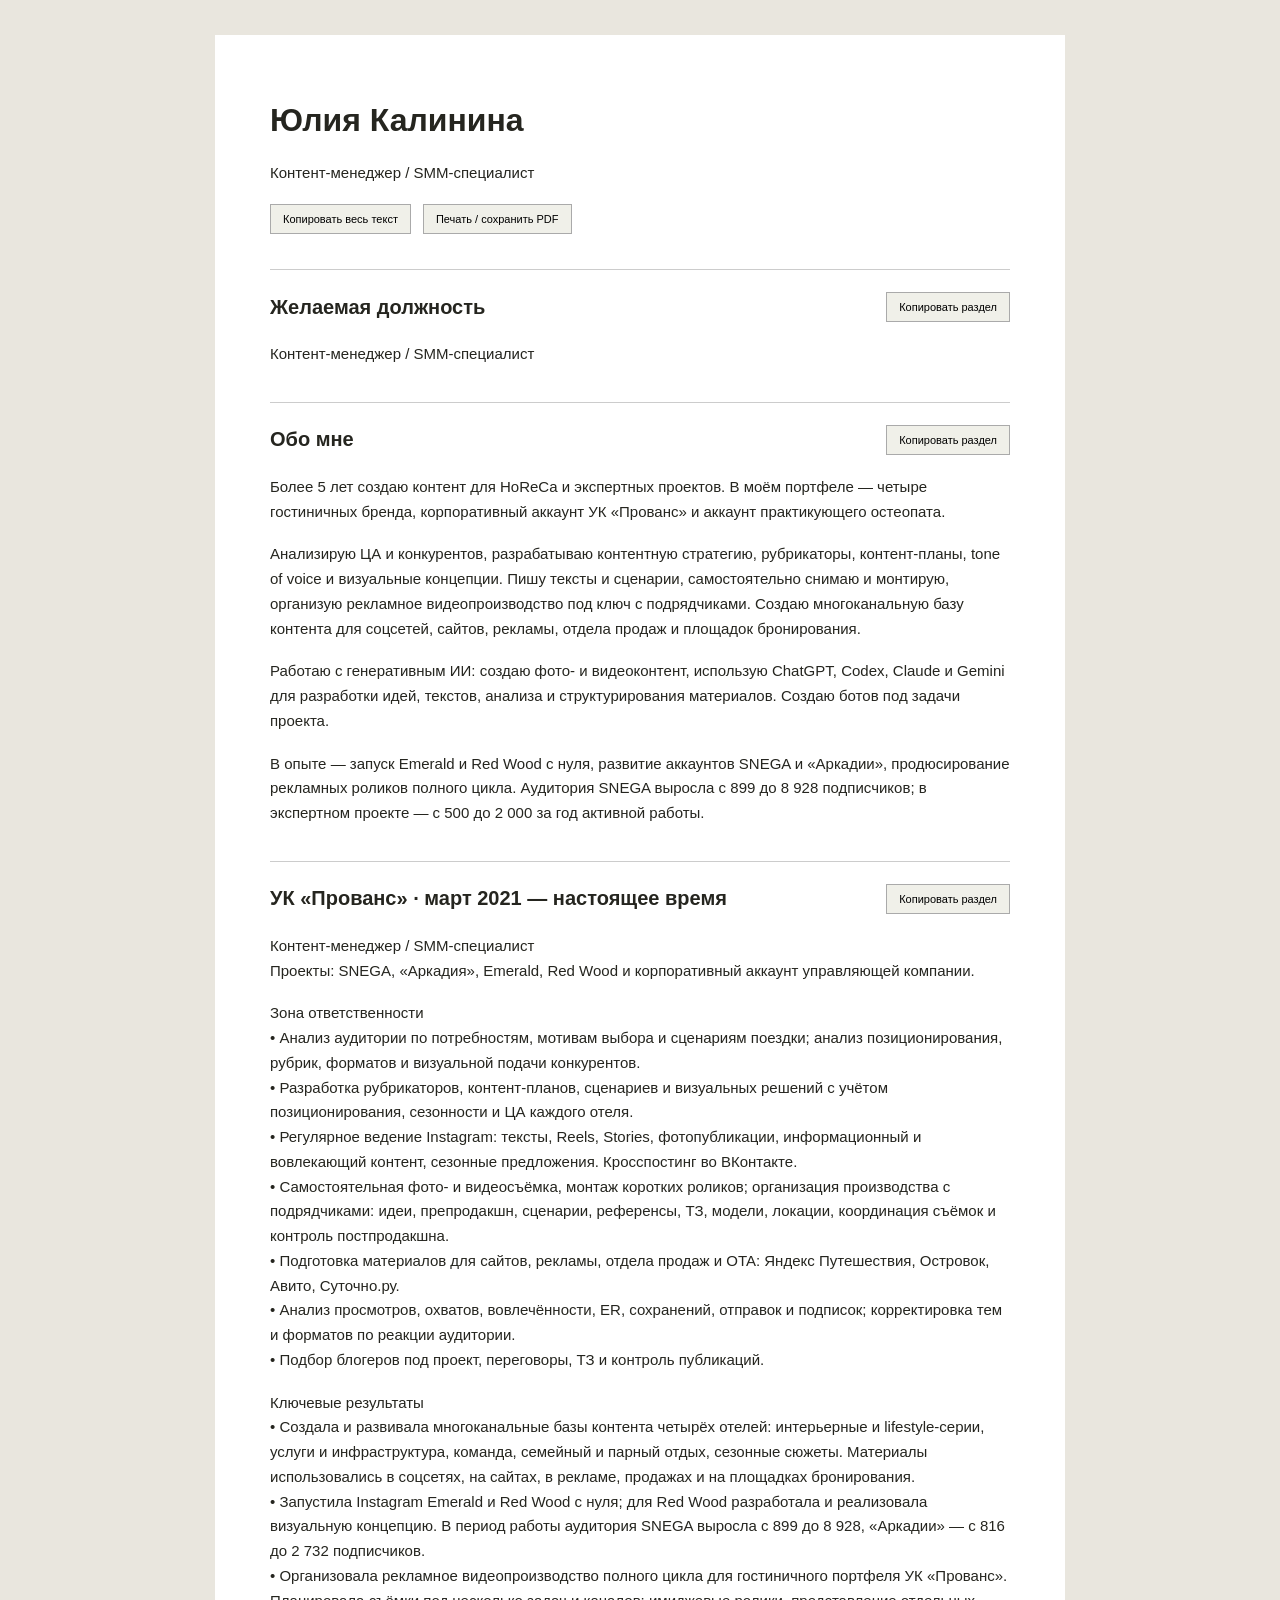
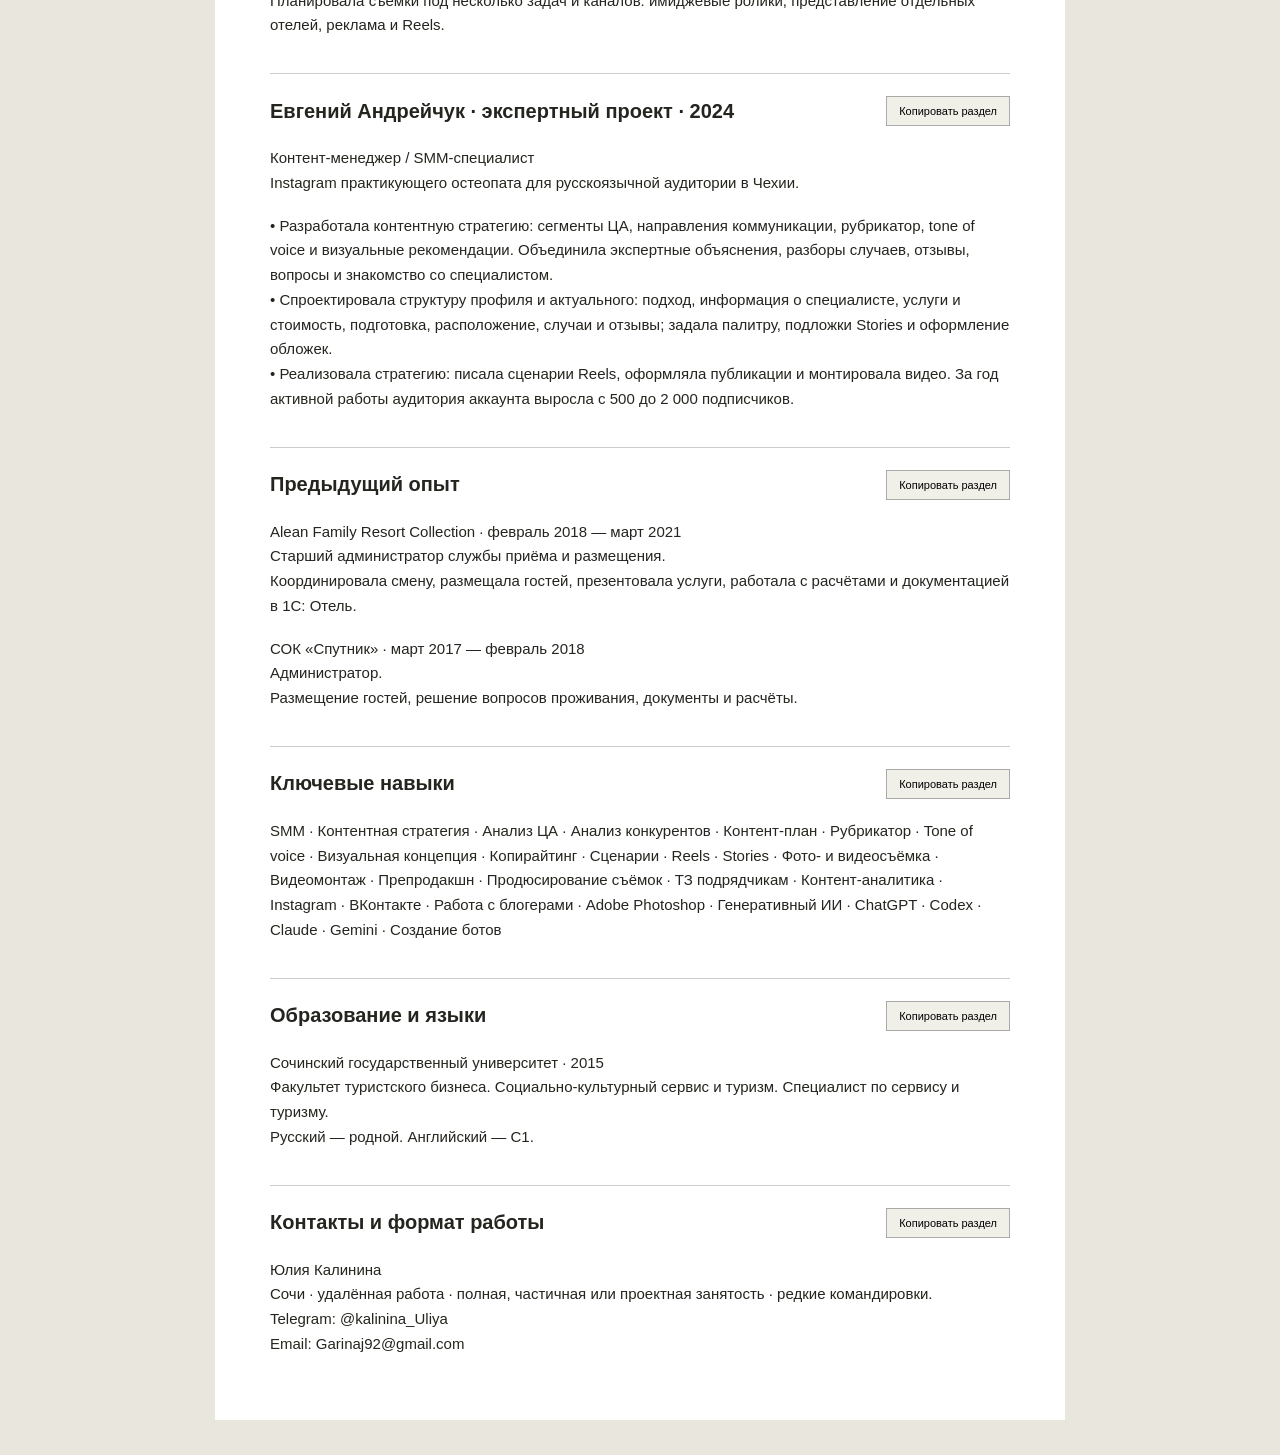
<file: resume.html>
<!doctype html><html lang="ru"><meta charset="utf-8"><meta name="viewport" content="width=device-width,initial-scale=1"><title>Юлия Калинина — резюме для hh.ru</title><style>*{box-sizing:border-box}body{font-family:Arial,sans-serif;line-height:1.65;color:#25251f;background:#e9e6de;margin:0;padding:35px 20px}main{max-width:850px;margin:auto;background:#fff;padding:45px 55px}h1{font-size:32px;line-height:1.2}h2{font-size:20px;line-height:1.35;margin:0}.head{display:flex;justify-content:space-between;align-items:center;gap:20px;margin:35px 0 20px;border-top:1px solid #ccc;padding-top:22px}p{margin:0 0 18px;font-size:15px}button{font-size:11px;background:#f0f0e9;border:1px solid #aaa;padding:8px 12px;cursor:pointer;white-space:nowrap}.all{margin-right:12px}@media(max-width:600px){body{padding:12px}main{padding:25px 20px}.head{align-items:start;flex-direction:column;gap:10px}h1{font-size:27px}}@media print{body{padding:0;background:#fff}main{padding:0;max-width:none}button{display:none}h2{break-after:avoid}p{orphans:3;widows:3}}</style><main><h1>Юлия Калинина</h1><p>Контент-менеджер / SMM-специалист</p><button class="all">Копировать весь текст</button><button onclick="print()">Печать / сохранить PDF</button><section><div class="head"><h2>Желаемая должность</h2><button class="copy">Копировать раздел</button></div><div class="copy-text"><p>Контент-менеджер / SMM-специалист</p></div></section><section><div class="head"><h2>Обо мне</h2><button class="copy">Копировать раздел</button></div><div class="copy-text"><p>Более 5 лет создаю контент для HoReCa и экспертных проектов. В моём портфеле — четыре гостиничных бренда, корпоративный аккаунт УК «Прованс» и аккаунт практикующего остеопата.</p><p>Анализирую ЦА и конкурентов, разрабатываю контентную стратегию, рубрикаторы, контент-планы, tone of voice и визуальные концепции. Пишу тексты и сценарии, самостоятельно снимаю и монтирую, организую рекламное видеопроизводство под ключ с подрядчиками. Создаю многоканальную базу контента для соцсетей, сайтов, рекламы, отдела продаж и площадок бронирования.</p><p>Работаю с генеративным ИИ: создаю фото- и видеоконтент, использую ChatGPT, Codex, Claude и Gemini для разработки идей, текстов, анализа и структурирования материалов. Создаю ботов под задачи проекта.</p><p>В опыте — запуск Emerald и Red Wood с нуля, развитие аккаунтов SNEGA и «Аркадии», продюсирование рекламных роликов полного цикла. Аудитория SNEGA выросла с 899 до 8 928 подписчиков; в экспертном проекте — с 500 до 2 000 за год активной работы.</p></div></section><section><div class="head"><h2>УК «Прованс» · март 2021 — настоящее время</h2><button class="copy">Копировать раздел</button></div><div class="copy-text"><p>Контент-менеджер / SMM-специалист<br>Проекты: SNEGA, «Аркадия», Emerald, Red Wood и корпоративный аккаунт управляющей компании.</p><p>Зона ответственности<br>• Анализ аудитории по потребностям, мотивам выбора и сценариям поездки; анализ позиционирования, рубрик, форматов и визуальной подачи конкурентов.<br>• Разработка рубрикаторов, контент-планов, сценариев и визуальных решений с учётом позиционирования, сезонности и ЦА каждого отеля.<br>• Регулярное ведение Instagram: тексты, Reels, Stories, фотопубликации, информационный и вовлекающий контент, сезонные предложения. Кросспостинг во ВКонтакте.<br>• Самостоятельная фото- и видеосъёмка, монтаж коротких роликов; организация производства с подрядчиками: идеи, препродакшн, сценарии, референсы, ТЗ, модели, локации, координация съёмок и контроль постпродакшна.<br>• Подготовка материалов для сайтов, рекламы, отдела продаж и OTA: Яндекс Путешествия, Островок, Авито, Суточно.ру.<br>• Анализ просмотров, охватов, вовлечённости, ER, сохранений, отправок и подписок; корректировка тем и форматов по реакции аудитории.<br>• Подбор блогеров под проект, переговоры, ТЗ и контроль публикаций.</p><p>Ключевые результаты<br>• Создала и развивала многоканальные базы контента четырёх отелей: интерьерные и lifestyle-серии, услуги и инфраструктура, команда, семейный и парный отдых, сезонные сюжеты. Материалы использовались в соцсетях, на сайтах, в рекламе, продажах и на площадках бронирования.<br>• Запустила Instagram Emerald и Red Wood с нуля; для Red Wood разработала и реализовала визуальную концепцию. В период работы аудитория SNEGA выросла с 899 до 8 928, «Аркадии» — с 816 до 2 732 подписчиков.<br>• Организовала рекламное видеопроизводство полного цикла для гостиничного портфеля УК «Прованс». Планировала съёмки под несколько задач и каналов: имиджевые ролики, представление отдельных отелей, реклама и Reels.</p></div></section><section><div class="head"><h2>Евгений Андрейчук · экспертный проект · 2024</h2><button class="copy">Копировать раздел</button></div><div class="copy-text"><p>Контент-менеджер / SMM-специалист<br>Instagram практикующего остеопата для русскоязычной аудитории в Чехии.</p><p>• Разработала контентную стратегию: сегменты ЦА, направления коммуникации, рубрикатор, tone of voice и визуальные рекомендации. Объединила экспертные объяснения, разборы случаев, отзывы, вопросы и знакомство со специалистом.<br>• Спроектировала структуру профиля и актуального: подход, информация о специалисте, услуги и стоимость, подготовка, расположение, случаи и отзывы; задала палитру, подложки Stories и оформление обложек.<br>• Реализовала стратегию: писала сценарии Reels, оформляла публикации и монтировала видео. За год активной работы аудитория аккаунта выросла с 500 до 2 000 подписчиков.</p></div></section><section><div class="head"><h2>Предыдущий опыт</h2><button class="copy">Копировать раздел</button></div><div class="copy-text"><p>Alean Family Resort Collection · февраль 2018 — март 2021<br>Старший администратор службы приёма и размещения.<br>Координировала смену, размещала гостей, презентовала услуги, работала с расчётами и документацией в 1С: Отель.</p><p>СОК «Спутник» · март 2017 — февраль 2018<br>Администратор.<br>Размещение гостей, решение вопросов проживания, документы и расчёты.</p></div></section><section><div class="head"><h2>Ключевые навыки</h2><button class="copy">Копировать раздел</button></div><div class="copy-text"><p>SMM · Контентная стратегия · Анализ ЦА · Анализ конкурентов · Контент-план · Рубрикатор · Tone of voice · Визуальная концепция · Копирайтинг · Сценарии · Reels · Stories · Фото- и видеосъёмка · Видеомонтаж · Препродакшн · Продюсирование съёмок · ТЗ подрядчикам · Контент-аналитика · Instagram · ВКонтакте · Работа с блогерами · Adobe Photoshop · Генеративный ИИ · ChatGPT · Codex · Claude · Gemini · Создание ботов</p></div></section><section><div class="head"><h2>Образование и языки</h2><button class="copy">Копировать раздел</button></div><div class="copy-text"><p>Сочинский государственный университет · 2015<br>Факультет туристского бизнеса. Социально-культурный сервис и туризм. Специалист по сервису и туризму.<br>Русский — родной. Английский — C1.</p></div></section><section><div class="head"><h2>Контакты и формат работы</h2><button class="copy">Копировать раздел</button></div><div class="copy-text"><p>Юлия Калинина<br>Сочи · удалённая работа · полная, частичная или проектная занятость · редкие командировки.<br>Telegram: @kalinina_Uliya<br>Email: Garinaj92@gmail.com</p></div></section></main><script>document.querySelectorAll('.copy').forEach(b=>b.addEventListener('click',async()=>{await navigator.clipboard.writeText(b.closest('section').querySelector('.copy-text').innerText);b.textContent='Скопировано';setTimeout(()=>b.textContent='Копировать раздел',2000)}));document.querySelector('.all').addEventListener('click',async e=>{await navigator.clipboard.writeText([...document.querySelectorAll('section')].map(s=>s.querySelector('h2').innerText+'\n\n'+s.querySelector('.copy-text').innerText).join('\n\n'));e.target.textContent='Скопировано'});</script></html>
</file>
<file: style.css>
@import url('https://fonts.googleapis.com/css2?family=Caveat:wght@500;600;700&family=Manrope:wght@400;500;600;700;800&display=swap');
:root{--ink:#25251f;--paper:#f2f3eb;--taupe:#aaa392;--line:#cbd4ca;--muted:#5e5e52;--accent:#d8f278}*{box-sizing:border-box}html{scroll-behavior:smooth;scroll-padding-top:100px}body{margin:0;background:var(--taupe);color:var(--ink);font-family:Manrope,Arial,sans-serif;font-size:16px;line-height:1.75}a{color:inherit;text-underline-offset:5px}a:hover{color:#435235}button,a{-webkit-tap-highlight-color:transparent}button{font:inherit;cursor:pointer}button:focus-visible,a:focus-visible,video:focus-visible{outline:3px solid #46623e;outline-offset:5px}img{max-width:100%;display:block}.navigation{position:sticky;top:0;z-index:20;background:#f2f3ebf5;border-bottom:1px solid #25251f30;display:flex;align-items:center;justify-content:space-between;gap:30px;padding:16px max(4vw,24px);backdrop-filter:blur(12px)}.navigation a{text-decoration:none;font-size:12px;font-weight:700}.navigation>div{display:flex;gap:24px}.navigation .monogram{font-size:24px;font-weight:800;white-space:nowrap}.monogram span{font-family:Caveat,cursive;font-size:22px;font-weight:500}.hero{position:relative;display:grid;grid-template-columns:1.3fr .75fr;gap:7%;padding:80px 7vw 110px;align-items:center;isolation:isolate;background-color:#edf2eb;background-image:linear-gradient(#bdcec36e 1px,transparent 1px),linear-gradient(90deg,#bdcec36e 1px,transparent 1px);background-size:32px 32px}.hero:after{content:'';position:absolute;bottom:-1px;left:0;width:100%;height:32px;background:var(--taupe);clip-path:polygon(0 50%,2% 70%,4% 35%,7% 55%,10% 30%,13% 60%,16% 20%,19% 55%,22% 35%,25% 50%,28% 10%,31% 45%,34% 30%,37% 60%,40% 20%,43% 45%,46% 25%,49% 55%,52% 30%,55% 60%,58% 10%,61% 50%,64% 25%,67% 55%,70% 35%,73% 70%,76% 20%,79% 50%,82% 30%,85% 60%,88% 30%,91% 50%,94% 15%,97% 45%,100% 20%,100% 100%,0 100%)}.eyebrow,.case-index{font-size:11px;letter-spacing:.18em;font-weight:800}.eyebrow{margin-bottom:24px}h1{font-size:clamp(60px,6.8vw,110px);font-weight:800;letter-spacing:-.075em;line-height:1.02;margin:0 0 24px}h1 span{display:inline-block;transform:rotate(-2deg)}.role{font-size:clamp(18px,1.65vw,25px);font-weight:800;margin-bottom:28px}.hero p{max-width:680px;font-size:15px;line-height:1.75}.hero p+p{font-size:14px}.hero-actions{display:flex;gap:12px;flex-wrap:wrap;margin-top:32px}.button{display:inline-flex;gap:35px;align-items:center;text-decoration:none;border:1px solid var(--ink);padding:13px 18px;font-size:12px;font-weight:800}.button.dark{background:var(--ink);color:var(--paper)}.button:hover{background:var(--accent);color:var(--ink)}.polaroid{margin:0;padding:16px 16px 6px;background:#fafaf2;box-shadow:7px 13px 23px #302b2233;transform:rotate(5deg);position:relative}.polaroid:before,.strategy:before{content:'';position:absolute;top:-16px;left:34%;width:125px;height:35px;background:#beb69bc2;transform:rotate(-8deg);z-index:1}.polaroid img{width:100%;aspect-ratio:4/5;object-fit:cover;object-position:center}.polaroid figcaption{font-family:Caveat,cursive;text-align:center;font-size:28px;padding:12px 0}.scribble{position:absolute;right:9%;top:22px;font:38px Caveat,cursive;transform:rotate(10deg)}main{max-width:1600px;margin:auto}.intro{margin:65px 7vw 70px;padding:45px 6%;position:relative}.paper{background:var(--paper);box-shadow:0 2px 1px #24251b10}.intro p{max-width:920px;margin:0 auto 20px}.intro p:last-child{margin-bottom:0}.margin-note{font:34px Caveat,cursive;margin-bottom:22px}.section{margin:0 7vw 72px;scroll-margin-top:110px}.section.paper{padding:42px 4vw 48px}.section-heading{display:flex;gap:25px;align-items:baseline;border-top:1px solid #25251f70;padding-top:20px;margin-bottom:30px}.section-no{font-size:12px;font-weight:800}h2{font-size:clamp(27px,3vw,42px);line-height:1.2;letter-spacing:-.04em;margin:0;font-weight:800}h3{font-size:clamp(24px,2.6vw,36px);line-height:1.28;letter-spacing:-.035em;margin:10px 0 25px}h4{font-size:15px;line-height:1.5;margin:28px 0 10px;letter-spacing:.01em}p{margin:0 0 18px}ul{padding-left:20px;margin:0 0 24px}li{padding-left:5px;margin-bottom:13px}strong{font-weight:800}.section-copy{max-width:1000px}.section-copy>p>a,.case-copy>p>a{font-size:13px}.project-intro{max-width:850px}.hotel-nav{display:flex;flex-wrap:wrap;gap:10px;margin:30px 0 60px}.hotel-nav a{border:1px solid #25251f80;padding:9px 20px;text-decoration:none;font-weight:800;font-size:13px}.hotel-nav a:hover{background:var(--paper)}.case{margin-bottom:80px;scroll-margin-top:110px}.case-head{border-top:1px solid #25251f70;padding-top:20px}.case-head h3{max-width:900px}.gallery{display:grid;grid-template-columns:repeat(3,1fr);gap:12px;margin:30px 0}.photo{position:relative;display:block;width:100%;padding:0;border:0;background:#d5d4c9;overflow:hidden}.photo img{width:100%;aspect-ratio:4/3;object-fit:cover;transition:transform .4s}.photo:hover img{transform:scale(1.035)}.photo>span{position:absolute;bottom:10px;right:10px;width:30px;height:30px;background:var(--paper);border-radius:50%;font-size:19px}.case-copy{background:var(--paper);padding:34px 4vw 38px;columns:2;column-gap:5vw}.case-copy h4{break-after:avoid}.case-copy li,.case-copy p{break-inside:avoid}.case-copy>h4:first-child{margin-top:0}.films{display:grid;grid-template-columns:1fr 1fr;gap:28px;margin-top:38px}.film{margin:0}.film video{display:block;width:100%;aspect-ratio:16/9;object-fit:contain;background:#171b16}.film figcaption,.strategy figcaption{font-size:12px;font-weight:700;margin-top:10px}.films .film:last-child{grid-column:1/-1;max-width:780px}.single-reel{max-width:290px;margin:30px 0 0 auto}.single-reel video{aspect-ratio:9/16}.expert-work{display:grid;grid-template-columns:.65fr 1fr;align-items:start;gap:50px;margin:45px 0 0}.expert-work video{aspect-ratio:9/16;max-height:640px}.strategy{position:relative;margin:0;background:white;padding:15px;box-shadow:2px 5px 12px #25251f20}.strategy img{aspect-ratio:auto;max-height:600px;object-fit:contain}.strategy figcaption{text-align:center}#skills .section-copy{max-width:none}#skills ul{display:grid;grid-template-columns:1fr 1fr;gap:22px 45px;list-style:none;padding:0;margin-bottom:0}#skills li{border-bottom:1px solid #25251f25;padding:0 0 20px;margin:0}#skills li strong{display:block;font-size:16px;margin-bottom:5px}#contact{background:var(--ink);color:var(--paper);position:relative}#contact .section-heading{border-color:#f2f3eb80}#contact a{display:inline-block;background:var(--accent);color:var(--ink);padding:12px 20px;text-decoration:none;margin:8px 4px 0 0;font-weight:800}footer{display:flex;justify-content:space-between;gap:20px;margin:0 7vw;padding:0 0 40px;font-size:12px}dialog{border:0;padding:35px 45px 15px;background:var(--paper);max-width:94vw;max-height:94vh;overflow:auto}dialog::backdrop{background:#191c19e0}dialog img{max-height:80vh;max-width:85vw;object-fit:contain;margin:auto}dialog p{font-size:11px;text-align:center;margin:8px 0 0}.close{position:fixed;right:3vw;top:2vh;background:var(--paper);border:0;border-radius:50%;width:42px;height:42px;font-size:28px;line-height:1}.skip{position:fixed;left:10px;top:-80px;background:var(--accent);z-index:100;padding:10px}.skip:focus{top:10px}
@media(min-width:1600px){.hero{padding-left:112px;padding-right:112px}.section,.intro{margin-left:112px;margin-right:112px}}
@media(max-width:900px){.navigation{padding:12px 22px;gap:16px}.navigation>div{gap:16px;overflow-x:auto;white-space:nowrap}.monogram span{display:none}.hero{padding:60px 6vw 85px;gap:5%;grid-template-columns:1.25fr .75fr}h1{font-size:70px}.hero p{font-size:14px}.polaroid{padding:10px 10px 3px}.polaroid figcaption{font-size:20px}.scribble{font-size:30px}.intro,.section{margin-left:5vw;margin-right:5vw}.section.paper{padding:30px 5vw}.case-copy{columns:1;padding:25px 5vw}#skills ul{gap:18px 28px}}
@media(max-width:600px){body{font-size:14px;line-height:1.75}.navigation{padding:10px 16px}.navigation .monogram{font-size:20px}.navigation a{font-size:11px}.navigation>div{gap:18px;scrollbar-width:none}.hero{display:flex;flex-direction:column;align-items:stretch;padding:40px 6vw 65px;gap:38px}.hero-copy{position:relative;z-index:1}h1{font-size:clamp(62px,16vw,90px)}.role{font-size:17px}.eyebrow{font-size:9px;margin-bottom:18px}.hero-actions{margin-top:24px;gap:10px}.button{padding:12px 14px;gap:12px;font-size:11px}.polaroid{width:65%;max-width:290px;align-self:center;transform:rotate(4deg)}.polaroid img{aspect-ratio:4/4.4}.scribble{top:auto;bottom:35%;right:5%;font-size:25px;writing-mode:vertical-rl}.intro{margin-top:35px;margin-bottom:45px;padding:30px 6vw}.margin-note{font-size:28px}.section{margin-bottom:45px}.section.paper{padding:25px 5vw 30px}.section-heading{gap:14px;margin-bottom:24px;padding-top:16px}h2{font-size:27px}h3{font-size:25px}h4{font-size:14px;margin-top:23px}.gallery{grid-template-columns:repeat(2,1fr);gap:8px;margin:22px 0}.gallery .photo img{aspect-ratio:1/1.05}.hotel-nav{margin:20px 0 38px;gap:8px}.hotel-nav a{padding:7px 13px;font-size:11px}.case{margin-bottom:50px}.case-copy{padding:23px 5vw}.films{grid-template-columns:1fr;gap:24px}.films .film:last-child{grid-column:auto}.expert-work{grid-template-columns:1fr;gap:35px}.expert-work .film{max-width:300px;margin:auto}.single-reel{max-width:220px;margin-right:auto}#skills ul{grid-template-columns:1fr;gap:16px}#skills li{padding-bottom:16px}#skills li strong{font-size:14px}footer{font-size:10px;align-items:center}.section-no{font-size:10px}#contact a{font-size:12px;padding:10px 14px;overflow-wrap:anywhere}dialog{padding:35px 12px 12px}dialog img{max-width:85vw}.close{right:4vw}}
@media(prefers-reduced-motion:reduce){html{scroll-behavior:auto}*{transition:none!important}}
.reels-work,.account-work,.strategy-work{margin-top:45px}.reels-grid{display:grid;grid-template-columns:repeat(4,minmax(0,1fr));gap:24px 14px}.reels-grid video{aspect-ratio:9/16;object-fit:contain}.film figcaption{display:flex;align-items:start;justify-content:space-between;gap:10px;flex-wrap:wrap}.play{border:1px solid #25251f80;background:transparent;padding:5px 9px;color:var(--ink);font-size:11px;font-weight:700;white-space:nowrap}.play:hover{background:var(--accent)}.screens-grid{display:grid;grid-template-columns:repeat(3,minmax(0,1fr));gap:24px 15px}.screens-grid figure{margin:0}.screen{background:#eee}.screen img{height:450px;aspect-ratio:auto;object-fit:contain;object-position:top}.screens-grid figcaption{font-size:12px;font-weight:700;margin-top:9px}.strategy-document{max-width:850px;margin:30px auto 0;box-shadow:0 5px 20px #25251f20}.document-page{background:white}.document-page img{aspect-ratio:auto;width:100%;height:auto;object-fit:contain}.document-page:hover img{transform:none}.strategy-work>.button{font-size:12px}html{scroll-behavior:auto}@media(max-width:900px){.reels-grid{grid-template-columns:repeat(3,minmax(0,1fr))}.screens-grid{grid-template-columns:repeat(2,minmax(0,1fr))}}@media(max-width:600px){.reels-grid{grid-template-columns:repeat(2,minmax(0,1fr));gap:22px 10px}.screens-grid{grid-template-columns:repeat(2,minmax(0,1fr));gap:20px 10px}.screen img{height:330px}.film figcaption{font-size:10px}.play{font-size:10px;padding:4px 8px}.reels-work,.account-work,.strategy-work{margin-top:30px}}
.case-navigation{display:flex;flex-wrap:wrap;gap:10px 22px;margin:0 0 25px;font-size:12px;font-weight:800}.reels-work,.account-work,[id$="-photos"],[id$="-work"]{scroll-margin-top:100px}.screens-grid .photo:hover img{transform:none}
</file>
<file: cases.css>
/* Case structure: story, work, evidence, examples. */
.case{--project:#4e6c6a;background:#f8f8f1;border:1px solid #25251f35;box-shadow:0 8px 25px #302c2012;margin:0 0 80px;position:relative;border-top:7px solid var(--project)}
#arcadia{--project:#866850}#emerald{--project:#466a56}#redwood{--project:#8d573b}
.case-head{padding:30px 34px 10px;border:0;background:#e8ece6}
#arcadia .case-head{background:#eee8df}#emerald .case-head{background:#e5ebe1}#redwood .case-head{background:#eee5dc}
.case-index{color:var(--project)}.case-head h3{margin:12px 0 16px;font-size:32px;max-width:950px}
.case-navigation{margin:0;padding:15px 34px;border-bottom:1px solid #25251f20;background:#f8f8f1;gap:10px 25px;font-size:11px}
.case-navigation a{text-decoration:none}.case-navigation a:hover{text-decoration:underline}
.case-copy{columns:auto;padding:26px 34px 0;background:transparent}
.case-copy>p:first-child{font-size:12px}.case-copy h4{margin:0 0 10px;font-size:15px}
.case-overview{display:grid;grid-template-columns:1fr 1fr;gap:34px;margin:25px 0 30px}
.case-overview p{font-size:14px;line-height:1.8;margin-bottom:0}
.work-details{border-top:1px solid #25251f30;border-bottom:1px solid #25251f30;margin:20px 0 0}
summary{cursor:pointer;list-style:none}summary::-webkit-details-marker{display:none}
.work-details>summary{padding:19px 0;display:flex;justify-content:space-between;gap:25px;font-size:14px;font-weight:800}
.work-details>summary span{font-size:11px;white-space:nowrap;color:var(--muted)}
.work-details[open]>summary span{font-size:0}.work-details[open]>summary span:after{content:'Свернуть −';font-size:11px}
.work-content{padding:8px 0 20px;display:grid;grid-template-columns:1fr 1fr;gap:25px 35px}
.work-content section:first-child{grid-column:1/-1;max-width:850px}.work-content section{min-width:0}
.work-content h4{font-size:14px;margin-bottom:12px}.work-content p,.work-content li{font-size:14px;line-height:1.8}
.case-result{margin-top:25px;padding:22px 25px;background:#e8ece5;border-left:3px solid var(--project)}
.case-result p{font-size:14px;line-height:1.8}.case-result p:last-child{margin-bottom:0}
.media-section{margin:0;padding:32px 34px;border-top:1px solid #25251f20;scroll-margin-top:100px}
.case-copy+.media-section{border-top:0;margin-top:20px}
.media-heading{display:flex;align-items:baseline;justify-content:space-between;gap:20px;margin-bottom:18px}
.media-heading h4{font-size:20px;letter-spacing:-.025em;margin:0}.media-heading>span{font-size:11px;color:var(--muted);white-space:nowrap}
.media-note{font-size:12px;color:var(--muted);max-width:700px;margin:0 0 20px}
.reels-work,.account-work,.stats-work,.strategy-work{margin-top:0}
.gallery,.reels-grid,.screens-grid{display:grid;grid-template-columns:repeat(3,minmax(0,1fr));gap:24px 16px;margin:0}
.gallery .photo img{aspect-ratio:4/3;object-fit:cover}
.films{display:grid;grid-template-columns:repeat(3,minmax(0,1fr));gap:24px 16px;margin:0}
.films .film:last-child{grid-column:auto;max-width:none}
.film video{width:100%;height:auto;aspect-ratio:16/9;object-fit:contain}
.reels-grid video{aspect-ratio:9/16;object-fit:contain}
.film figcaption{display:flex;flex-direction:column;align-items:flex-start;gap:8px;font-size:11px;margin-top:10px}
.play{padding:6px 11px;background:#f8f8f1}.play:hover{background:#e5ebd6}
.comparison{display:grid;grid-template-columns:repeat(2,minmax(0,1fr));gap:24px;max-width:620px}
.compare-label{display:block;font-size:10px;letter-spacing:.05em;font-weight:800;background:#e8e5df;padding:9px 10px;margin-bottom:12px}
.compare-label.after{background:#dde8d9;color:#30462c}
.screen-card{margin:0;min-width:0}.screen{background:#fff;border:1px solid #25251f20;border-radius:4px}
.screen img{width:100%;height:auto;aspect-ratio:9/16;object-fit:contain;object-position:center;background:#fff}
.screen-card figcaption{font-size:11px;line-height:1.5;margin-top:10px}
.more{margin-top:20px}.more>summary{display:inline-flex;align-items:center;justify-content:center;min-height:42px;border:1px solid #25251f70;padding:9px 16px;font-size:12px;font-weight:800;gap:12px;background:transparent}
.more>summary:hover{background:#e7e9df}.more[open]>summary{margin-bottom:24px}
.when-open{display:none}.more[open]>summary .when-open{display:inline}.more[open]>summary .when-closed{display:none}
.collapse{font-size:12px;font-weight:700;border:0;background:transparent;text-decoration:underline;text-underline-offset:4px;padding:15px 0 0}
.strategy-preview{display:grid;grid-template-columns:minmax(180px,260px) 1fr;gap:30px;align-items:start}
.strategy-preview p{font-size:14px}.strategy-preview .screen img{aspect-ratio:3/4}
.strategy-document{max-height:75vh;overflow-y:auto;margin:0;background:white;max-width:850px;overscroll-behavior:contain;border:1px solid #25251f30;box-shadow:none}
.strategy-more{margin-top:25px}.strategy-document .photo img{height:auto;aspect-ratio:auto}
#production>.media-section,#osteo>.media-section{padding-left:0;padding-right:0;margin-top:30px}
.case:last-child{margin-bottom:0}summary:focus-visible{outline:3px solid #46623e;outline-offset:4px}
@media(max-width:900px){.case-head,.case-copy,.media-section{padding-left:25px;padding-right:25px}.case-navigation{padding-left:25px;padding-right:25px}.case-head h3{font-size:28px}.work-content{grid-template-columns:1fr}.work-content section:first-child{grid-column:auto}.comparison{max-width:100%}.films{grid-template-columns:repeat(2,minmax(0,1fr))}}
@media(max-width:600px){.case{margin-bottom:45px;border-top-width:5px}.case-head{padding:23px 18px 10px}.case-head h3{font-size:24px;line-height:1.3}.case-navigation{padding:13px 18px;gap:10px 18px;font-size:10px}.case-copy{padding:22px 18px 0}.case-overview{grid-template-columns:1fr;gap:22px;margin:22px 0}.case-overview p,.case-result p{font-size:13px}.work-details>summary{font-size:12px;gap:12px}.work-details>summary span{font-size:10px}.work-content p,.work-content li{font-size:13px}.case-result{padding:18px;margin-top:22px}.media-section{padding:25px 18px}.media-heading h4{font-size:18px}.media-heading>span{font-size:10px}.comparison{gap:12px}.compare-label{font-size:8px;letter-spacing:0;padding:8px 6px}.screen-card figcaption{font-size:10px}.gallery,.reels-grid,.screens-grid{grid-template-columns:repeat(2,minmax(0,1fr));gap:20px 12px}.films{grid-template-columns:1fr}.films .film:last-child{max-width:none}.gallery .photo img{aspect-ratio:4/3}.more>summary{font-size:11px;min-height:42px;padding:8px 12px}.strategy-preview{grid-template-columns:minmax(100px,.7fr) 1fr;gap:18px}.strategy-preview p{font-size:12px}.strategy-preview .button{font-size:10px;padding:8px 10px}.work-content{gap:22px}.media-note{font-size:11px}.film figcaption{font-size:10px}.play{font-size:10px}}
@media print{details>*{display:block!important}.more>summary,.work-details>summary,.collapse{display:none!important}.strategy-document{max-height:none;overflow:visible}}
.compare-label{min-height:42px;display:flex;align-items:center}.case-next{display:flex;justify-content:flex-end;padding:18px 34px;border-top:1px solid #25251f20;font-size:12px;font-weight:800}@media(max-width:600px){.case-next{padding:16px 18px;font-size:11px}}
.comparison{margin-inline:auto}.account-work>.screens-grid{grid-template-columns:repeat(2,minmax(0,1fr));max-width:620px;margin-inline:auto}
</file>
